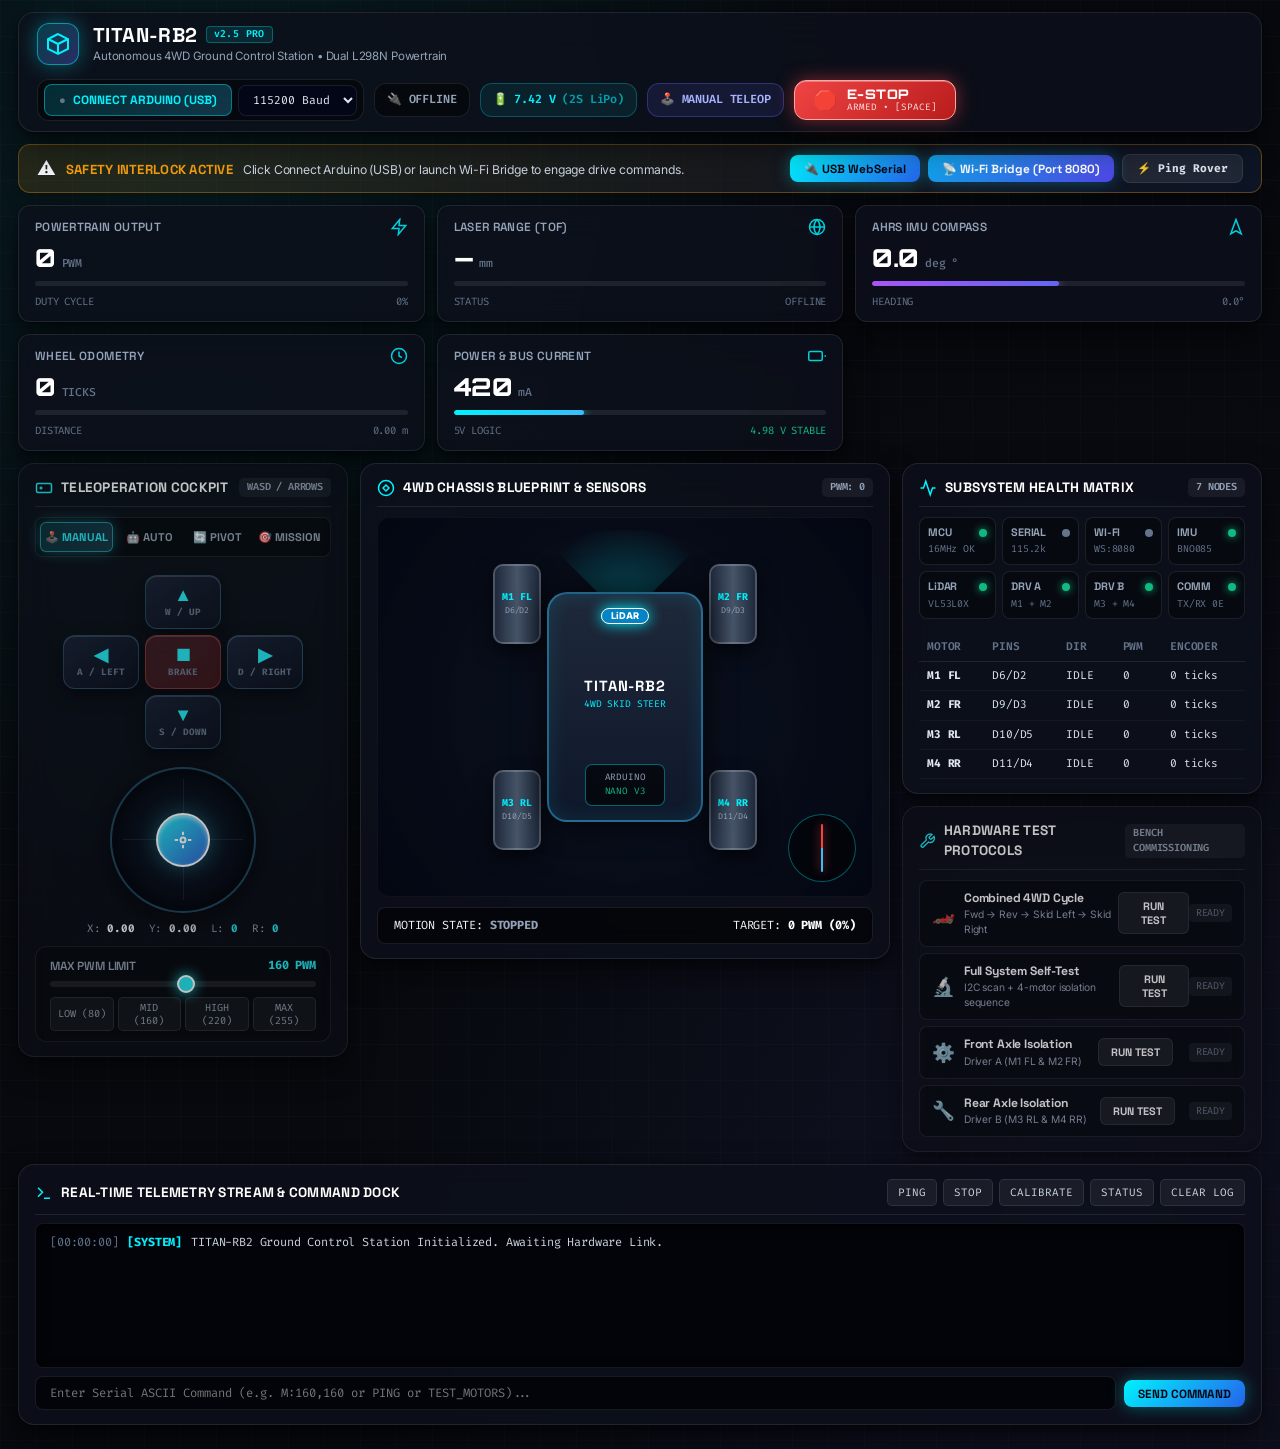
<file: IIT-RB2-main/dashboard/index.html>
<!DOCTYPE html>
<html lang="en">
<head>
  <meta charset="UTF-8">
  <meta name="viewport" content="width=device-width, initial-scale=1.0">
  <title>TITAN-RB2 | Ground Control Station</title>
  <link rel="preconnect" href="https://fonts.googleapis.com">
  <link rel="preconnect" href="https://fonts.gstatic.com" crossorigin>
  <link href="https://fonts.googleapis.com/css2?family=Fira+Code:wght@400;500;600;700&family=Inter:wght@300;400;500;600;700&family=Orbitron:wght@600;700;800;900&family=Space+Grotesk:wght@400;500;600;700&display=swap" rel="stylesheet">
  <style>
    :root {
      --bg-base: #07090e;
      --bg-panel: rgba(13, 17, 28, 0.82);
      --bg-panel-elevated: rgba(19, 25, 42, 0.90);
      --bg-glass-subtle: rgba(255, 255, 255, 0.03);
      
      --cyan: #00f2fe;
      --cyan-glow: rgba(0, 242, 254, 0.35);
      --blue: #38bdf8;
      --indigo: #6366f1;
      --emerald: #10b981;
      --emerald-glow: rgba(16, 185, 129, 0.35);
      --amber: #f59e0b;
      --rose: #f43f5e;
      --rose-glow: rgba(244, 63, 94, 0.4);
      --purple: #a855f7;

      --text-bright: #ffffff;
      --text-main: #f1f5f9;
      --text-muted: #94a3b8;
      --text-dim: #64748b;

      --border-light: rgba(255, 255, 255, 0.09);
      --border-accent: rgba(0, 242, 254, 0.3);
      --border-focus: rgba(0, 242, 254, 0.7);

      --card-shadow: 0 14px 34px -4px rgba(0, 0, 0, 0.65), 0 2px 10px rgba(0, 0, 0, 0.4);
      --radius-sm: 8px;
      --radius-md: 12px;
      --radius-lg: 16px;
    }

    * {
      box-sizing: border-box;
      margin: 0;
      padding: 0;
    }

    body {
      font-family: 'Inter', -apple-system, BlinkMacSystemFont, sans-serif;
      background-color: var(--bg-base);
      background-image: 
        radial-gradient(ellipse at 15% 10%, rgba(0, 242, 254, 0.08) 0%, transparent 45%),
        radial-gradient(ellipse at 85% 85%, rgba(99, 102, 241, 0.09) 0%, transparent 50%),
        linear-gradient(to right, rgba(255, 255, 255, 0.015) 1px, transparent 1px),
        linear-gradient(to bottom, rgba(255, 255, 255, 0.015) 1px, transparent 1px);
      background-size: 100% 100%, 100% 100%, 36px 36px, 36px 36px;
      color: var(--text-main);
      min-height: 100vh;
      line-height: 1.45;
      padding: 12px 18px 24px;
      user-select: none;
      overflow-x: hidden;
      letter-spacing: -0.01em;
    }

    .app-layout {
      max-width: 1640px;
      margin: 0 auto;
      display: flex;
      flex-direction: column;
      gap: 12px;
    }

    /* ================= 1. HEADER HUD ================= */
    .top-navbar {
      display: flex;
      flex-wrap: wrap;
      justify-content: space-between;
      align-items: center;
      gap: 14px;
      padding: 10px 18px;
      background: var(--bg-panel);
      backdrop-filter: blur(20px);
      -webkit-backdrop-filter: blur(20px);
      border: 1px solid var(--border-light);
      border-radius: var(--radius-lg);
      box-shadow: var(--card-shadow);
      position: relative;
    }

    .brand-group {
      display: flex;
      align-items: center;
      gap: 14px;
    }

    .brand-icon-hex {
      width: 42px;
      height: 42px;
      background: linear-gradient(135deg, rgba(0, 242, 254, 0.2), rgba(99, 102, 241, 0.35));
      border: 1px solid rgba(0, 242, 254, 0.5);
      border-radius: 12px;
      display: flex;
      align-items: center;
      justify-content: center;
      box-shadow: 0 0 20px var(--cyan-glow);
      position: relative;
    }

    .brand-icon-hex svg {
      width: 24px;
      height: 24px;
      fill: none;
      stroke: var(--cyan);
      stroke-width: 2;
    }

    .brand-text-block h1 {
      font-family: 'Space Grotesk', sans-serif;
      font-size: 1.25rem;
      font-weight: 700;
      letter-spacing: 0.02em;
      color: var(--text-bright);
      line-height: 1.1;
      display: flex;
      align-items: center;
      gap: 8px;
    }

    .brand-text-block .badge-ver {
      font-family: 'Fira Code', monospace;
      font-size: 0.62rem;
      font-weight: 600;
      color: var(--cyan);
      background: rgba(0, 242, 254, 0.1);
      border: 1px solid rgba(0, 242, 254, 0.3);
      padding: 2px 7px;
      border-radius: 4px;
    }

    .brand-subtitle {
      font-size: 0.72rem;
      color: var(--text-muted);
      margin-top: 2px;
      font-weight: 400;
    }

    /* RIGHT HUD ACTION CONTROLS */
    .header-actions-group {
      display: flex;
      align-items: center;
      gap: 10px;
      flex-wrap: wrap;
    }

    .serial-box {
      display: flex;
      align-items: center;
      gap: 6px;
      background: rgba(0, 0, 0, 0.45);
      border: 1px solid var(--border-light);
      padding: 4px 6px;
      border-radius: var(--radius-md);
    }

    .btn-connect-usb {
      background: linear-gradient(135deg, rgba(0, 242, 254, 0.15), rgba(56, 189, 248, 0.25));
      border: 1px solid rgba(0, 242, 254, 0.4);
      color: var(--cyan);
      font-family: 'Space Grotesk', sans-serif;
      font-size: 0.75rem;
      font-weight: 700;
      padding: 7px 14px;
      border-radius: var(--radius-sm);
      cursor: pointer;
      display: inline-flex;
      align-items: center;
      gap: 7px;
      transition: all 0.2s cubic-bezier(0.16, 1, 0.3, 1);
    }

    .btn-connect-usb:hover {
      background: linear-gradient(135deg, rgba(0, 242, 254, 0.3), rgba(56, 189, 248, 0.4));
      border-color: var(--cyan);
      box-shadow: 0 0 18px var(--cyan-glow);
      transform: translateY(-1px);
    }

    .btn-connect-usb.connected {
      background: linear-gradient(135deg, rgba(16, 185, 129, 0.25), rgba(5, 150, 105, 0.35));
      border-color: rgba(16, 185, 129, 0.6);
      color: #34d399;
    }

    .live-dot {
      font-size: 0.70rem;
      color: var(--text-dim);
    }

    .btn-connect-usb.connected .live-dot {
      color: #10b981;
      animation: dot-pulse 1.4s infinite alternate;
    }

    @keyframes dot-pulse {
      from { transform: scale(0.9); opacity: 0.7; }
      to { transform: scale(1.3); opacity: 1; filter: drop-shadow(0 0 6px #10b981); }
    }

    .baud-select {
      background: #020617;
      border: 1px solid var(--border-light);
      color: #e2e8f0;
      font-family: 'Fira Code', monospace;
      font-size: 0.72rem;
      padding: 6px 10px;
      border-radius: var(--radius-sm);
      outline: none;
      cursor: pointer;
    }

    .baud-select:focus {
      border-color: var(--cyan);
    }

    .status-badge-chip {
      display: inline-flex;
      align-items: center;
      gap: 7px;
      font-family: 'Fira Code', monospace;
      font-size: 0.74rem;
      font-weight: 600;
      padding: 7px 12px;
      border-radius: var(--radius-md);
      background: rgba(0, 0, 0, 0.45);
      border: 1px solid var(--border-light);
      color: var(--text-muted);
      white-space: nowrap;
    }

    .status-badge-chip.battery {
      background: rgba(0, 242, 254, 0.08);
      border-color: rgba(0, 242, 254, 0.25);
      color: var(--cyan);
    }

    .status-badge-chip.mode {
      background: rgba(99, 102, 241, 0.12);
      border-color: rgba(99, 102, 241, 0.35);
      color: #a5b4fc;
    }

    /* PROMINENT E-STOP */
    .btn-estop-main {
      background: linear-gradient(135deg, #ef4444 0%, #b91c1c 100%);
      border: 1px solid #fca5a5;
      color: #ffffff;
      font-family: 'Orbitron', sans-serif;
      padding: 6px 18px;
      border-radius: var(--radius-md);
      cursor: pointer;
      display: inline-flex;
      align-items: center;
      gap: 10px;
      transition: all 0.2s cubic-bezier(0.16, 1, 0.3, 1);
      box-shadow: 0 0 18px rgba(239, 68, 68, 0.5), inset 0 1px 0 rgba(255, 255, 255, 0.3);
      height: 40px;
    }

    .btn-estop-main .estop-icon {
      font-size: 1.2rem;
    }

    .btn-estop-main .estop-label-wrap {
      display: flex;
      flex-direction: column;
      text-align: left;
      line-height: 1.0;
    }

    .btn-estop-main .estop-head {
      font-size: 0.82rem;
      font-weight: 800;
      letter-spacing: 0.04em;
    }

    .btn-estop-main .estop-sub {
      font-size: 0.58rem;
      font-family: 'Fira Code', monospace;
      color: #fee2e2;
      margin-top: 2px;
    }

    .btn-estop-main:hover {
      background: linear-gradient(135deg, #f43f5e 0%, #dc2626 100%);
      box-shadow: 0 0 28px rgba(244, 63, 94, 0.9);
      transform: scale(1.02);
    }

    .btn-estop-main.active {
      background: #dc2626;
      border-color: #fff;
      animation: estop-glow 0.8s infinite alternate;
    }

    @keyframes estop-glow {
      from { box-shadow: 0 0 14px rgba(239, 68, 68, 0.8); }
      to { box-shadow: 0 0 36px rgba(239, 68, 68, 1), 0 0 70px rgba(239, 68, 68, 0.6); }
    }

    /* ================= UNIFIED INTERACTIVE LINK BAR ================= */
    .link-ribbon {
      display: flex;
      align-items: center;
      justify-content: space-between;
      gap: 12px;
      padding: 9px 18px;
      background: linear-gradient(90deg, rgba(245, 158, 11, 0.12), rgba(15, 23, 42, 0.88));
      border: 1px solid rgba(245, 158, 11, 0.35);
      border-radius: var(--radius-md);
      box-shadow: 0 4px 16px rgba(0, 0, 0, 0.3);
      transition: all 0.25s ease;
    }

    .link-ribbon-left {
      display: flex;
      align-items: center;
      gap: 10px;
    }

    .ribbon-icon {
      font-size: 1.15rem;
    }

    .ribbon-text strong {
      font-family: 'Space Grotesk', sans-serif;
      font-size: 0.82rem;
      font-weight: 700;
      color: var(--amber);
      letter-spacing: 0.02em;
      display: inline-block;
      margin-right: 6px;
    }

    .ribbon-text span {
      color: #cbd5e1;
      font-size: 0.76rem;
    }

    .link-ribbon-actions {
      display: flex;
      align-items: center;
      gap: 8px;
      flex-wrap: wrap;
    }

    .btn-pill {
      font-family: 'Space Grotesk', sans-serif;
      font-size: 0.74rem;
      font-weight: 700;
      padding: 6px 14px;
      border-radius: var(--radius-sm);
      cursor: pointer;
      display: inline-flex;
      align-items: center;
      gap: 6px;
      transition: all 0.2s ease;
      border: none;
      white-space: nowrap;
    }

    .btn-pill-cyan {
      background: linear-gradient(135deg, #00f2fe 0%, #2563eb 100%);
      color: #030712;
      box-shadow: 0 0 16px var(--cyan-glow);
    }
    .btn-pill-cyan:hover {
      box-shadow: 0 0 24px rgba(0, 242, 254, 0.8);
      transform: translateY(-1px);
    }

    .btn-pill-wifi {
      background: linear-gradient(135deg, #0ea5e9 0%, #4f46e5 100%);
      color: #ffffff;
      box-shadow: 0 0 16px rgba(14, 165, 233, 0.4);
    }
    .btn-pill-wifi:hover {
      box-shadow: 0 0 24px rgba(14, 165, 233, 0.75);
      transform: translateY(-1px);
    }

    .btn-pill-ghost {
      background: rgba(255, 255, 255, 0.08);
      color: #e2e8f0;
      border: 1px solid var(--border-light);
      font-family: 'Fira Code', monospace;
      font-size: 0.70rem;
    }
    .btn-pill-ghost:hover {
      background: rgba(255, 255, 255, 0.16);
      color: #fff;
      border-color: rgba(255, 255, 255, 0.35);
    }

    /* Hidden hooks for JS backward-compatibility */
    .hw-interlock-notice.hidden { display: none !important; }
    .warning-banner { display: none; }
    .network-notice-bar { display: none; }

    /* HARDWARE DISCONNECTED INTERLOCK STATE */
    body.hardware-disconnected .teleop-panel,
    body.hardware-disconnected .script-card {
      opacity: 0.75;
      filter: grayscale(20%);
    }

    body.hardware-disconnected .dpad-btn,
    body.hardware-disconnected .joystick-surface,
    body.hardware-disconnected .mode-tab,
    body.hardware-disconnected .btn-run-script,
    body.hardware-disconnected .throttle-slider-input {
      pointer-events: none !important;
      cursor: not-allowed !important;
    }

    /* ================= 2. 5-KPI METRIC CARDS ROW ================= */
    .kpi-row-grid {
      display: grid;
      grid-template-columns: repeat(5, 1fr);
      gap: 12px;
    }

    @media (max-width: 1280px) {
      .kpi-row-grid { grid-template-columns: repeat(3, 1fr); }
    }
    @media (max-width: 768px) {
      .kpi-row-grid { grid-template-columns: repeat(2, 1fr); }
    }

    .kpi-card {
      background: var(--bg-panel);
      backdrop-filter: blur(18px);
      -webkit-backdrop-filter: blur(18px);
      border: 1px solid var(--border-light);
      border-radius: var(--radius-md);
      padding: 12px 16px;
      display: flex;
      flex-direction: column;
      justify-content: space-between;
      gap: 8px;
      box-shadow: var(--card-shadow);
      position: relative;
      overflow: hidden;
      transition: all 0.25s ease;
    }

    .kpi-card:hover {
      border-color: var(--border-accent);
      transform: translateY(-2px);
      box-shadow: 0 12px 28px -4px rgba(0, 242, 254, 0.18);
    }

    .kpi-head {
      display: flex;
      justify-content: space-between;
      align-items: center;
    }

    .kpi-label {
      font-family: 'Space Grotesk', sans-serif;
      font-size: 0.74rem;
      font-weight: 600;
      color: var(--text-muted);
      letter-spacing: 0.03em;
      text-transform: uppercase;
    }

    .kpi-icon-svg {
      width: 18px;
      height: 18px;
      opacity: 0.85;
      stroke: var(--cyan);
      fill: none;
      stroke-width: 2;
    }

    .kpi-val-group {
      display: flex;
      align-items: baseline;
      gap: 6px;
    }

    .kpi-number {
      font-family: 'Orbitron', 'Fira Code', monospace;
      font-size: 1.55rem;
      font-weight: 800;
      color: var(--text-bright);
      line-height: 1.1;
      letter-spacing: -0.02em;
    }

    .kpi-unit {
      font-family: 'Fira Code', monospace;
      font-size: 0.72rem;
      color: var(--text-dim);
      font-weight: 500;
    }

    .kpi-meter-track {
      width: 100%;
      height: 5px;
      background: rgba(255, 255, 255, 0.08);
      border-radius: 3px;
      overflow: hidden;
    }

    .kpi-meter-fill {
      height: 100%;
      width: 0%;
      border-radius: 3px;
      transition: width 0.2s cubic-bezier(0.16, 1, 0.3, 1);
    }

    .meter-cyan { background: linear-gradient(90deg, #00f2fe, #38bdf8); box-shadow: 0 0 10px #00f2fe; }
    .meter-emerald { background: linear-gradient(90deg, #10b981, #059669); box-shadow: 0 0 10px #10b981; }
    .meter-purple { background: linear-gradient(90deg, #a855f7, #6366f1); box-shadow: 0 0 10px #a855f7; }
    .meter-amber { background: linear-gradient(90deg, #f59e0b, #d97706); box-shadow: 0 0 10px #f59e0b; }

    .kpi-foot-info {
      display: flex;
      justify-content: space-between;
      font-family: 'Fira Code', monospace;
      font-size: 0.66rem;
      color: var(--text-dim);
    }

    /* ================= 3. COCKPIT 3-COLUMN LAYOUT ================= */
    .cockpit-layout {
      display: grid;
      grid-template-columns: 370px 1fr 400px;
      gap: 12px;
      align-items: start;
    }

    @media (max-width: 1380px) {
      .cockpit-layout { grid-template-columns: 330px 1fr 360px; }
    }
    @media (max-width: 1080px) {
      .cockpit-layout { grid-template-columns: 1fr; }
    }

    /* PANEL BASE */
    .hud-panel {
      background: var(--bg-panel);
      backdrop-filter: blur(18px);
      -webkit-backdrop-filter: blur(18px);
      border: 1px solid var(--border-light);
      border-radius: var(--radius-lg);
      padding: 14px 16px;
      box-shadow: var(--card-shadow);
      position: relative;
      display: flex;
      flex-direction: column;
      gap: 10px;
    }

    .panel-top-bar {
      display: flex;
      justify-content: space-between;
      align-items: center;
      padding-bottom: 8px;
      border-bottom: 1px solid var(--border-light);
    }

    .panel-heading {
      font-family: 'Space Grotesk', sans-serif;
      font-size: 0.85rem;
      font-weight: 700;
      letter-spacing: 0.02em;
      color: var(--text-bright);
      display: flex;
      align-items: center;
      gap: 8px;
    }

    .panel-heading svg {
      width: 18px;
      height: 18px;
      stroke: var(--cyan);
      fill: none;
      stroke-width: 2;
    }

    .panel-tag {
      font-family: 'Fira Code', monospace;
      font-size: 0.64rem;
      font-weight: 600;
      padding: 2px 8px;
      border-radius: 5px;
      background: rgba(255, 255, 255, 0.06);
      color: var(--text-muted);
    }

    /* ================= LEFT: TELEOPERATION ================= */
    .mode-tab-strip {
      display: grid;
      grid-template-columns: repeat(4, 1fr);
      gap: 4px;
      background: rgba(0, 0, 0, 0.4);
      padding: 4px;
      border-radius: var(--radius-sm);
      border: 1px solid var(--border-light);
    }

    .mode-tab {
      background: transparent;
      border: 1px solid transparent;
      color: var(--text-muted);
      font-family: 'Space Grotesk', sans-serif;
      font-size: 0.70rem;
      font-weight: 700;
      padding: 7px 4px;
      border-radius: 6px;
      cursor: pointer;
      text-align: center;
      transition: all 0.2s ease;
      white-space: nowrap;
    }

    .mode-tab:hover {
      color: #fff;
      background: rgba(255, 255, 255, 0.05);
    }

    .mode-tab.active {
      background: linear-gradient(135deg, rgba(0, 242, 254, 0.18), rgba(56, 189, 248, 0.25));
      border-color: rgba(0, 242, 254, 0.5);
      color: var(--cyan);
      box-shadow: 0 0 14px var(--cyan-glow);
    }

    /* TACTILE D-PAD */
    .dpad-hud-wrap {
      display: flex;
      flex-direction: column;
      align-items: center;
      gap: 6px;
      margin: 8px 0;
    }

    .dpad-row {
      display: flex;
      gap: 6px;
    }

    .dpad-btn {
      width: 76px;
      height: 54px;
      background: linear-gradient(145deg, rgba(25, 34, 58, 0.95), rgba(12, 17, 32, 0.98));
      border: 1px solid rgba(56, 189, 248, 0.3);
      border-radius: var(--radius-md);
      color: #e2e8f0;
      font-family: 'Space Grotesk', sans-serif;
      font-size: 0.76rem;
      font-weight: 700;
      display: flex;
      flex-direction: column;
      align-items: center;
      justify-content: center;
      gap: 2px;
      cursor: pointer;
      box-shadow: 0 6px 16px rgba(0, 0, 0, 0.5), inset 0 1px 0 rgba(255, 255, 255, 0.15);
      transition: all 0.15s cubic-bezier(0.16, 1, 0.3, 1);
    }

    .dpad-btn .arrow-symbol {
      font-size: 1.15rem;
      line-height: 1;
      color: var(--cyan);
    }

    .dpad-btn .key-hint {
      font-family: 'Fira Code', monospace;
      font-size: 0.58rem;
      color: var(--text-dim);
    }

    .dpad-btn:hover {
      border-color: var(--cyan);
      box-shadow: 0 0 20px var(--cyan-glow);
      transform: translateY(-2px);
      color: #fff;
    }

    .dpad-btn:active, .dpad-btn.pressed {
      background: linear-gradient(145deg, rgba(0, 242, 254, 0.35), rgba(37, 99, 235, 0.45));
      border-color: var(--cyan);
      box-shadow: 0 0 24px var(--cyan-glow), inset 0 2px 6px rgba(0, 0, 0, 0.6);
      transform: translateY(1px);
      color: #fff;
    }

    .dpad-btn.stop-btn {
      width: 76px;
      height: 54px;
      background: linear-gradient(145deg, rgba(239, 68, 68, 0.25), rgba(185, 28, 28, 0.35));
      border-color: rgba(239, 68, 68, 0.5);
      color: #fca5a5;
    }

    .dpad-btn.stop-btn:hover {
      border-color: #ef4444;
      box-shadow: 0 0 20px rgba(239, 68, 68, 0.6);
    }

    /* VIRTUAL JOYSTICK */
    .joystick-panel-wrap {
      display: flex;
      flex-direction: column;
      align-items: center;
      gap: 8px;
    }

    .joystick-surface {
      width: 146px;
      height: 146px;
      background: radial-gradient(circle at center, rgba(16, 24, 44, 0.95) 0%, rgba(3, 7, 18, 0.98) 100%);
      border: 2px solid rgba(56, 189, 248, 0.35);
      border-radius: 50%;
      position: relative;
      box-shadow: inset 0 0 28px rgba(0, 0, 0, 0.85), 0 8px 24px rgba(0, 0, 0, 0.6);
      display: flex;
      align-items: center;
      justify-content: center;
      touch-action: none;
      cursor: grab;
    }

    .joy-crosshair-x, .joy-crosshair-y {
      position: absolute;
      background: rgba(255, 255, 255, 0.08);
      pointer-events: none;
    }
    .joy-crosshair-x { width: 85%; height: 1px; }
    .joy-crosshair-y { height: 85%; width: 1px; }

    .joystick-puck-handle {
      width: 54px;
      height: 54px;
      background: linear-gradient(135deg, #00f2fe 0%, #2563eb 100%);
      border: 2px solid #ffffff;
      border-radius: 50%;
      position: absolute;
      box-shadow: 0 0 22px var(--cyan-glow), inset 0 2px 4px rgba(255, 255, 255, 0.6);
      transform: translate(0px, 0px);
      cursor: grab;
      display: flex;
      align-items: center;
      justify-content: center;
    }

    .joystick-puck-handle:active {
      cursor: grabbing;
      box-shadow: 0 0 34px rgba(0, 242, 254, 1);
    }

    .joystick-readout-row {
      font-family: 'Fira Code', monospace;
      font-size: 0.68rem;
      color: var(--text-muted);
      display: flex;
      gap: 14px;
    }

    /* THROTTLE SLIDER */
    .throttle-control-box {
      display: flex;
      flex-direction: column;
      gap: 6px;
      background: rgba(0, 0, 0, 0.35);
      padding: 10px 14px;
      border-radius: var(--radius-md);
      border: 1px solid var(--border-light);
    }

    .throttle-header-line {
      display: flex;
      justify-content: space-between;
      font-family: 'Space Grotesk', sans-serif;
      font-size: 0.74rem;
      font-weight: 600;
      color: var(--text-muted);
    }

    .throttle-header-line .val-glow {
      font-family: 'Fira Code', monospace;
      color: var(--cyan);
      font-weight: 700;
    }

    .throttle-slider-input {
      -webkit-appearance: none;
      width: 100%;
      height: 6px;
      border-radius: 3px;
      background: rgba(255, 255, 255, 0.1);
      outline: none;
      cursor: pointer;
    }

    .throttle-slider-input::-webkit-slider-thumb {
      -webkit-appearance: none;
      width: 18px;
      height: 18px;
      border-radius: 50%;
      background: var(--cyan);
      box-shadow: 0 0 14px var(--cyan);
      cursor: pointer;
      border: 2px solid #ffffff;
      transition: transform 0.1s ease;
    }

    .throttle-slider-input::-webkit-slider-thumb:hover {
      transform: scale(1.2);
    }

    .throttle-chip-row {
      display: flex;
      gap: 4px;
      justify-content: space-between;
      margin-top: 4px;
    }

    .throttle-chip-btn {
      background: rgba(255, 255, 255, 0.05);
      border: 1px solid rgba(255, 255, 255, 0.1);
      color: var(--text-muted);
      font-family: 'Fira Code', monospace;
      font-size: 0.64rem;
      padding: 3px 6px;
      border-radius: 5px;
      cursor: pointer;
      flex: 1;
      text-align: center;
      transition: all 0.15s ease;
    }

    .throttle-chip-btn:hover {
      background: rgba(0, 242, 254, 0.15);
      border-color: rgba(0, 242, 254, 0.4);
      color: var(--cyan);
    }

    /* ================= CENTER: 4WD CHASSIS VISUALIZER ================= */
    .chassis-view-card {
      min-height: 480px;
      display: flex;
      flex-direction: column;
      justify-content: space-between;
      position: relative;
    }

    .chassis-view-viewport {
      position: relative;
      width: 100%;
      height: 380px;
      display: flex;
      align-items: center;
      justify-content: center;
      background: radial-gradient(circle at center, rgba(14, 21, 38, 0.6) 0%, rgba(3, 7, 18, 0.9) 100%);
      border-radius: var(--radius-md);
      border: 1px solid rgba(255, 255, 255, 0.04);
      overflow: hidden;
    }

    /* SVG Blueprint Chassis */
    .rover-svg-chassis-wrap {
      width: 280px;
      height: 330px;
      position: relative;
      display: flex;
      align-items: center;
      justify-content: center;
    }

    /* FRONT LIDAR BEAM */
    .lidar-radar-cone {
      position: absolute;
      top: -12px;
      width: 180px;
      height: 90px;
      background: radial-gradient(ellipse at bottom, rgba(0, 242, 254, 0.35) 0%, rgba(0, 242, 254, 0) 75%);
      clip-path: polygon(50% 100%, 0% 0%, 100% 0%);
      transform-origin: bottom center;
      animation: lidar-cone-sweep 3.2s ease-in-out infinite alternate;
      pointer-events: none;
    }

    @keyframes lidar-cone-sweep {
      0% { transform: rotate(-32deg); }
      100% { transform: rotate(32deg); }
    }

    /* 4 WHEEL UNITS */
    .chassis-wheel-unit {
      position: absolute;
      width: 48px;
      height: 80px;
      background: linear-gradient(90deg, #1e293b 0%, #475569 50%, #1e293b 100%);
      border: 2px solid rgba(255, 255, 255, 0.2);
      border-radius: 10px;
      box-shadow: 0 8px 18px rgba(0, 0, 0, 0.6);
      display: flex;
      flex-direction: column;
      align-items: center;
      justify-content: center;
      font-family: 'Fira Code', monospace;
      font-size: 0.62rem;
      color: #fff;
      transition: all 0.2s ease;
      z-index: 1;
    }

    .chassis-wheel-unit.fl { top: 22px; left: 8px; }
    .chassis-wheel-unit.fr { top: 22px; right: 8px; }
    .chassis-wheel-unit.rl { bottom: 22px; left: 8px; }
    .chassis-wheel-unit.rr { bottom: 22px; right: 8px; }

    .chassis-wheel-unit.rolling-fwd {
      border-color: var(--cyan);
      box-shadow: 0 0 22px var(--cyan-glow);
      animation: wheel-spin-fwd 0.4s linear infinite;
    }

    .chassis-wheel-unit.rolling-rev {
      border-color: var(--amber);
      box-shadow: 0 0 22px rgba(245, 158, 11, 0.6);
      animation: wheel-spin-rev 0.4s linear infinite;
    }

    @keyframes wheel-spin-fwd {
      0% { transform: translateY(-2px); }
      100% { transform: translateY(2px); }
    }

    @keyframes wheel-spin-rev {
      0% { transform: translateY(2px); }
      100% { transform: translateY(-2px); }
    }

    .chassis-wheel-unit .wheel-tag { font-weight: 700; color: var(--cyan); }
    .chassis-wheel-unit .wheel-pin { font-size: 0.52rem; color: #94a3b8; }

    /* HULL BOX */
    .rover-hull-structure {
      width: 156px;
      height: 230px;
      background: linear-gradient(180deg, #1e293b 0%, #0f172a 100%);
      border: 2px solid rgba(56, 189, 248, 0.45);
      border-radius: 20px;
      box-shadow: 0 0 32px rgba(0, 0, 0, 0.8), inset 0 0 20px rgba(0, 242, 254, 0.12);
      position: relative;
      display: flex;
      flex-direction: column;
      align-items: center;
      justify-content: space-between;
      padding: 14px 10px;
      z-index: 2;
    }

    .rover-lidar-head {
      width: 48px;
      height: 16px;
      background: #0284c7;
      border-radius: 8px;
      box-shadow: 0 0 14px var(--cyan);
      border: 1px solid #ffffff;
      display: flex;
      align-items: center;
      justify-content: center;
      font-size: 0.58rem;
      font-weight: 800;
      color: #fff;
    }

    .rover-center-insignia {
      text-align: center;
    }

    .rover-center-insignia .insignia-title {
      font-family: 'Space Grotesk', sans-serif;
      font-size: 0.92rem;
      font-weight: 800;
      color: #ffffff;
      letter-spacing: 0.06em;
    }

    .rover-center-insignia .insignia-sub {
      font-family: 'Fira Code', monospace;
      font-size: 0.60rem;
      color: var(--cyan);
    }

    .rover-mcu-badge {
      width: 80px;
      height: 42px;
      background: rgba(0, 0, 0, 0.65);
      border: 1px solid rgba(0, 242, 254, 0.4);
      border-radius: 7px;
      display: flex;
      flex-direction: column;
      align-items: center;
      justify-content: center;
      font-family: 'Fira Code', monospace;
      font-size: 0.58rem;
      color: #94a3b8;
    }

    /* COMPASS GIMBAL OVERLAY */
    .compass-hud-gimbal {
      position: absolute;
      bottom: 14px;
      right: 16px;
      width: 68px;
      height: 68px;
      border: 1px solid rgba(0, 242, 254, 0.35);
      border-radius: 50%;
      background: rgba(0, 0, 0, 0.5);
      display: flex;
      align-items: center;
      justify-content: center;
    }

    .compass-needle-rod {
      width: 2px;
      height: 48px;
      background: linear-gradient(180deg, #ef4444 50%, #38bdf8 50%);
      border-radius: 1px;
      transform: rotate(0deg);
      transition: transform 0.1s ease-out;
      box-shadow: 0 0 10px rgba(239, 68, 68, 0.9);
    }

    .chassis-bottom-telemetry-strip {
      display: flex;
      justify-content: space-between;
      align-items: center;
      background: rgba(0, 0, 0, 0.55);
      border: 1px solid var(--border-light);
      border-radius: var(--radius-sm);
      padding: 9px 16px;
      font-family: 'Fira Code', monospace;
      font-size: 0.74rem;
    }

    .chassis-motion-title {
      font-weight: 700;
      color: var(--cyan);
    }

    /* ================= RIGHT: DIAGNOSTICS & PROTOCOLS ================= */
    .diagnostics-panel-group {
      display: flex;
      flex-direction: column;
      gap: 12px;
    }

    .health-grid-matrix {
      display: grid;
      grid-template-columns: repeat(4, 1fr);
      gap: 6px;
    }

    .health-cube-cell {
      background: rgba(0, 0, 0, 0.35);
      border: 1px solid var(--border-light);
      border-radius: var(--radius-sm);
      padding: 7px 8px;
      display: flex;
      flex-direction: column;
      gap: 2px;
    }

    .health-cube-head {
      display: flex;
      justify-content: space-between;
      align-items: center;
    }

    .health-cube-title {
      font-family: 'Space Grotesk', sans-serif;
      font-size: 0.68rem;
      font-weight: 700;
      color: var(--text-muted);
    }

    .health-indicator-circle {
      width: 8px;
      height: 8px;
      border-radius: 50%;
      background: #64748b;
    }

    .health-indicator-circle.online {
      background: #10b981;
      box-shadow: 0 0 8px #10b981;
    }

    .health-indicator-circle.warn {
      background: #f59e0b;
      box-shadow: 0 0 8px #f59e0b;
    }

    .health-indicator-circle.err {
      background: #ef4444;
      box-shadow: 0 0 8px #ef4444;
    }

    .health-cube-sub {
      font-family: 'Fira Code', monospace;
      font-size: 0.62rem;
      color: var(--text-dim);
    }

    /* MOTOR TELEMETRY TABLE */
    .motor-telemetry-table {
      width: 100%;
      border-collapse: collapse;
      font-family: 'Fira Code', monospace;
      font-size: 0.70rem;
      margin-top: 4px;
    }

    .motor-telemetry-table th {
      text-align: left;
      padding: 6px 8px;
      color: var(--text-dim);
      border-bottom: 1px solid var(--border-light);
      font-weight: 600;
    }

    .motor-telemetry-table td {
      padding: 6px 8px;
      border-bottom: 1px solid rgba(255, 255, 255, 0.04);
      color: #e2e8f0;
    }

    .motor-telemetry-table tr:hover td {
      background: rgba(255, 255, 255, 0.03);
    }

    /* TEST PROTOCOL SCRIPTS */
    .scripts-catalog {
      display: flex;
      flex-direction: column;
      gap: 6px;
    }

    .test-protocol-item {
      background: rgba(0, 0, 0, 0.35);
      border: 1px solid var(--border-light);
      border-radius: var(--radius-sm);
      padding: 9px 12px;
      display: flex;
      justify-content: space-between;
      align-items: center;
      transition: all 0.2s ease;
    }

    .test-protocol-item:hover {
      border-color: rgba(0, 242, 254, 0.4);
      background: rgba(0, 242, 254, 0.04);
    }

    .test-protocol-item.active-running {
      border-color: var(--cyan);
      background: rgba(0, 242, 254, 0.1);
      box-shadow: 0 0 16px var(--cyan-glow);
    }

    .protocol-left-block {
      display: flex;
      align-items: center;
      gap: 9px;
    }

    .protocol-icon-glyph {
      font-size: 1.15rem;
    }

    .protocol-title {
      font-family: 'Space Grotesk', sans-serif;
      font-size: 0.76rem;
      font-weight: 700;
      color: #ffffff;
    }

    .protocol-desc {
      font-size: 0.64rem;
      color: var(--text-muted);
    }

    .btn-run-script {
      background: rgba(255, 255, 255, 0.08);
      border: 1px solid var(--border-light);
      color: #ffffff;
      font-family: 'Space Grotesk', sans-serif;
      font-size: 0.68rem;
      font-weight: 700;
      padding: 6px 12px;
      border-radius: 6px;
      cursor: pointer;
      transition: all 0.2s ease;
    }

    .btn-run-script:hover {
      background: linear-gradient(135deg, #00f2fe 0%, #2563eb 100%);
      color: #030712;
      border-color: var(--cyan);
      box-shadow: 0 0 14px var(--cyan-glow);
    }

    .script-status-badge {
      font-family: 'Fira Code', monospace;
      font-size: 0.62rem;
      padding: 2px 7px;
      border-radius: 4px;
      background: rgba(255, 255, 255, 0.06);
      color: var(--text-dim);
    }

    .script-status-badge.running {
      background: rgba(0, 242, 254, 0.2);
      color: var(--cyan);
      border: 1px solid rgba(0, 242, 254, 0.4);
    }

    .script-status-badge.passed {
      background: rgba(16, 185, 129, 0.2);
      color: #34d399;
      border: 1px solid rgba(16, 185, 129, 0.4);
    }

    .script-status-badge.aborted {
      background: rgba(239, 68, 68, 0.2);
      color: #f87171;
      border: 1px solid rgba(239, 68, 68, 0.4);
    }

    /* SCRIPT EXECUTION LIVE BANNER */
    .script-banner {
      display: none;
      flex-direction: column;
      gap: 6px;
      background: linear-gradient(90deg, rgba(0, 242, 254, 0.15), rgba(99, 102, 241, 0.15));
      border: 1px solid var(--cyan);
      border-radius: var(--radius-md);
      padding: 10px 14px;
      box-shadow: 0 0 20px var(--cyan-glow);
      margin-top: 6px;
    }

    .script-banner-head {
      display: flex;
      justify-content: space-between;
      align-items: center;
    }

    .script-banner-title {
      font-family: 'Space Grotesk', sans-serif;
      font-size: 0.80rem;
      font-weight: 800;
      color: #ffffff;
      display: flex;
      align-items: center;
      gap: 6px;
    }

    .btn-abort-script {
      background: #ef4444;
      border: none;
      color: #fff;
      font-family: 'Space Grotesk', sans-serif;
      font-size: 0.65rem;
      font-weight: 700;
      padding: 4px 10px;
      border-radius: 5px;
      cursor: pointer;
    }

    /* ================= 4. TELEMETRY TERMINAL DOCK ================= */
    .terminal-panel-dock {
      display: flex;
      flex-direction: column;
      gap: 8px;
    }

    .terminal-console-display {
      height: 145px;
      background: #020409;
      border: 1px solid rgba(255, 255, 255, 0.08);
      border-radius: var(--radius-sm);
      padding: 10px 14px;
      font-family: 'Fira Code', monospace;
      font-size: 0.74rem;
      color: #cbd5e1;
      overflow-y: auto;
      display: flex;
      flex-direction: column;
      gap: 4px;
      line-height: 1.4;
      box-shadow: inset 0 2px 12px rgba(0, 0, 0, 0.85);
    }

    .log-line {
      display: flex;
      gap: 9px;
      word-break: break-all;
    }

    .log-time { color: var(--text-dim); }
    .log-tag { font-weight: 700; }
    .log-tag.info { color: var(--cyan); }
    .log-tag.warn { color: var(--amber); }
    .log-tag.crit { color: var(--rose); }
    .log-tag.rx { color: #34d399; }
    .log-tag.tx { color: #a78bfa; }

    .terminal-dock-input-bar {
      display: flex;
      gap: 8px;
      align-items: center;
    }

    .terminal-command-input {
      flex: 1;
      background: #020409;
      border: 1px solid var(--border-light);
      border-radius: var(--radius-sm);
      padding: 8px 14px;
      color: #ffffff;
      font-family: 'Fira Code', monospace;
      font-size: 0.76rem;
      outline: none;
    }

    .terminal-command-input:focus {
      border-color: var(--cyan);
      box-shadow: 0 0 14px var(--cyan-glow);
    }

    .macro-chips-row {
      display: flex;
      gap: 6px;
      flex-wrap: wrap;
    }

    .btn-macro-chip {
      background: rgba(255, 255, 255, 0.06);
      border: 1px solid var(--border-light);
      color: #cbd5e1;
      font-family: 'Fira Code', monospace;
      font-size: 0.68rem;
      padding: 5px 10px;
      border-radius: 5px;
      cursor: pointer;
      transition: all 0.15s ease;
    }

    .btn-macro-chip:hover {
      background: rgba(0, 242, 254, 0.15);
      border-color: rgba(0, 242, 254, 0.4);
      color: var(--cyan);
    }
  </style>
</head>
<body class="hardware-disconnected">

<div class="app-layout">

  <!-- ================= 1. HEADER HUD ================= -->
  <header class="top-navbar">
    <div class="brand-group">
      <div class="brand-icon-hex">
        <svg viewBox="0 0 24 24">
          <polygon points="12 2 2 7 2 17 12 22 22 17 22 7 12 2"></polygon>
          <line x1="12" y1="22" x2="12" y2="12"></line>
          <line x1="2" y1="7" x2="12" y2="12"></line>
          <line x1="22" y1="7" x2="12" y2="12"></line>
        </svg>
      </div>
      <div class="brand-text-block">
        <h1>TITAN-RB2 <span class="badge-ver">v2.5 PRO</span></h1>
        <div class="brand-subtitle">Autonomous 4WD Ground Control Station • Dual L298N Powertrain</div>
      </div>
    </div>

    <div class="header-actions-group">
      <!-- HARDWARE SERIAL LINK CONTROLS -->
      <div class="serial-box">
        <button id="btnSerialConnect" class="btn-connect-usb" onclick="toggleSerialConnection()">
          <span class="live-dot">●</span>
          <span id="btnSerialConnectLabel">CONNECT ARDUINO (USB)</span>
        </button>
        <select id="baudSelect" class="baud-select" title="Baud Rate">
          <option value="115200" selected>115200 Baud</option>
          <option value="57600">57600 Baud</option>
          <option value="9600">9600 Baud</option>
        </select>
      </div>

      <!-- STATUS BADGES -->
      <div id="connStatus" class="status-badge-chip">
        <span id="connIcon">🔌</span> <span id="connText">OFFLINE</span>
      </div>

      <div class="status-badge-chip battery" id="statBattery">
        <span>🔋</span> <span id="valVoltage">7.42 V</span> <span style="opacity: 0.6;">(2S LiPo)</span>
      </div>

      <div class="status-badge-chip mode" id="statMode">
        <span id="badgeMode"><span>🕹️</span> MANUAL TELEOP</span>
      </div>

      <!-- PROMINENT E-STOP -->
      <button id="btnEstop" class="btn-estop-main" onclick="toggleEStop()" title="Spacebar Shortcut">
        <span class="estop-icon">🛑</span>
        <div class="estop-label-wrap">
          <span class="estop-head" id="estopMainText">E-STOP</span>
          <span class="estop-sub" id="estopSubText">ARMED • [SPACE]</span>
        </div>
      </button>
    </div>
  </header>

  <!-- ================= UNIFIED INTERACTIVE LINK BAR ================= -->
  <div class="link-ribbon">
    <div class="link-ribbon-left">
      <span class="ribbon-icon">⚠️</span>
      <div class="ribbon-text">
        <strong id="interlockLabel">SAFETY INTERLOCK ACTIVE</strong>
        <span id="interlockDesc">Click Connect Arduino (USB) or launch Wi-Fi Bridge to engage drive commands.</span>
      </div>
    </div>
    <div class="link-ribbon-actions">
      <button class="btn-pill btn-pill-cyan" onclick="toggleSerialConnection()">
        🔌 USB WebSerial
      </button>
      <button class="btn-pill btn-pill-wifi" onclick="connectWifiBridge()">
        📡 Wi-Fi Bridge (Port 8080)
      </button>
      <button class="btn-pill btn-pill-ghost" onclick="sendSerialCommand('PING')">
        ⚡ Ping Rover
      </button>
    </div>
  </div>

  <!-- Hidden hooks for full backward-compatibility -->
  <div id="hwInterlockNotice" class="hw-interlock-notice hidden"></div>
  <div id="sysWarnBanner" class="warning-banner">
    <span id="sysWarnIcon">⚠️</span>
    <span id="sysWarnText">ALL SYSTEMS NOMINAL</span>
  </div>
  <div id="netNoticeBar" class="network-notice-bar">
    <span id="netNoticeText">Local Dashboard Server Active</span>
  </div>

  <!-- ================= 2. TOP TELEMETRY 5-KPI METRIC STRIP ================= -->
  <div class="kpi-row-grid">
    
    <!-- KPI 1: SPEED / THROTTLE -->
    <div class="kpi-card">
      <div class="kpi-head">
        <span class="kpi-label">Powertrain Output</span>
        <svg class="kpi-icon-svg" viewBox="0 0 24 24"><path d="M13 2L3 14h9l-1 8 10-12h-9l1-8z"></path></svg>
      </div>
      <div class="kpi-val-group">
        <span class="kpi-number" id="valSpeed">0</span>
        <span class="kpi-unit">PWM</span>
      </div>
      <div class="kpi-meter-track">
        <div class="kpi-meter-fill meter-cyan" id="barSpeed"></div>
      </div>
      <div class="kpi-foot-info">
        <span>DUTY CYCLE</span>
        <span id="valDuty">0%</span>
      </div>
    </div>

    <!-- KPI 2: LASER LIDAR DISTANCE -->
    <div class="kpi-card">
      <div class="kpi-head">
        <span class="kpi-label">Laser Range (ToF)</span>
        <svg class="kpi-icon-svg" viewBox="0 0 24 24"><circle cx="12" cy="12" r="10"></circle><path d="M12 2a14.5 14.5 0 0 0 0 20 14.5 14.5 0 0 0 0-20"></path><path d="M2 12h20"></path></svg>
      </div>
      <div class="kpi-val-group">
        <span class="kpi-number" id="valDistance">—</span>
        <span class="kpi-unit">mm</span>
      </div>
      <div class="kpi-meter-track">
        <div class="kpi-meter-fill meter-emerald" id="barDistance"></div>
      </div>
      <div class="kpi-foot-info">
        <span>STATUS</span>
        <span id="badgeLaserStatus" style="color: var(--emerald);">STANDBY</span>
      </div>
    </div>

    <!-- KPI 3: AHRS YAW HEADING -->
    <div class="kpi-card">
      <div class="kpi-head">
        <span class="kpi-label">AHRS IMU Compass</span>
        <svg class="kpi-icon-svg" viewBox="0 0 24 24"><polygon points="12 2 19 21 12 17 5 21 12 2"></polygon></svg>
      </div>
      <div class="kpi-val-group">
        <span class="kpi-number" id="valYaw">0.0</span>
        <span class="kpi-unit">deg °</span>
      </div>
      <div class="kpi-meter-track">
        <div class="kpi-meter-fill meter-purple" id="barYaw" style="width: 50%;"></div>
      </div>
      <div class="kpi-foot-info">
        <span>HEADING</span>
        <span id="odomHeading">0.0°</span>
      </div>
    </div>

    <!-- KPI 4: ODOMETRY TICKS -->
    <div class="kpi-card">
      <div class="kpi-head">
        <span class="kpi-label">Wheel Odometry</span>
        <svg class="kpi-icon-svg" viewBox="0 0 24 24"><circle cx="12" cy="12" r="10"></circle><polyline points="12 6 12 12 16 14"></polyline></svg>
      </div>
      <div class="kpi-val-group">
        <span class="kpi-number" id="valTotalTicks">0</span>
        <span class="kpi-unit">TICKS</span>
      </div>
      <div class="kpi-meter-track">
        <div class="kpi-meter-fill meter-amber" id="barTicks"></div>
      </div>
      <div class="kpi-foot-info">
        <span>DISTANCE</span>
        <span id="odomDistance">0.00 m</span>
      </div>
    </div>

    <!-- KPI 5: POWER & CURRENT -->
    <div class="kpi-card">
      <div class="kpi-head">
        <span class="kpi-label">Power & Bus Current</span>
        <svg class="kpi-icon-svg" viewBox="0 0 24 24"><rect x="1" y="6" width="18" height="12" rx="2"></rect><line x1="23" y1="11" x2="23" y2="13"></line></svg>
      </div>
      <div class="kpi-val-group">
        <span class="kpi-number" id="valCurrent">420</span>
        <span class="kpi-unit">mA</span>
      </div>
      <div class="kpi-meter-track">
        <div class="kpi-meter-fill meter-cyan" style="width: 35%;"></div>
      </div>
      <div class="kpi-foot-info">
        <span>5V LOGIC</span>
        <span style="color: var(--emerald);">4.98 V STABLE</span>
      </div>
    </div>

  </div>

  <!-- ================= 3. MAIN COCKPIT 3-COLUMN GRID ================= -->
  <div class="cockpit-layout">
    
    <!-- ================= LEFT COLUMN: TELEOPERATION ================= -->
    <div class="hud-panel teleop-panel">
      <div class="panel-top-bar">
        <div class="panel-heading">
          <svg viewBox="0 0 24 24"><rect x="2" y="6" width="20" height="12" rx="2"></rect><path d="M6 12h4m-2-2v4m10-2h.01m-3-2h.01"></path></svg>
          <span>TELEOPERATION COCKPIT</span>
        </div>
        <span class="panel-tag">WASD / ARROWS</span>
      </div>

      <!-- DRIVE MODE TABS -->
      <div class="mode-tab-strip">
        <button id="tabManual" class="mode-tab active" onclick="setMode('manual')">🕹️ MANUAL</button>
        <button id="tabAuto" class="mode-tab" onclick="setMode('auto')">🤖 AUTO</button>
        <button id="tabSpin" class="mode-tab" onclick="setMode('spin')">🔄 PIVOT</button>
        <button id="tabMission" class="mode-tab" onclick="setMode('mission')">🎯 MISSION</button>
      </div>

      <!-- TACTILE D-PAD -->
      <div class="dpad-hud-wrap">
        <button id="btnUp" class="dpad-btn" title="Forward (W / Up)">
          <span class="arrow-symbol">▲</span>
          <span class="key-hint">W / UP</span>
        </button>
        <div class="dpad-row">
          <button id="btnLeft" class="dpad-btn" title="Left (A / Left)">
            <span class="arrow-symbol">◀</span>
            <span class="key-hint">A / LEFT</span>
          </button>
          <button id="btnStop" class="dpad-btn stop-btn" title="Brake (Stop)">
            <span class="arrow-symbol">⏹</span>
            <span class="key-hint">BRAKE</span>
          </button>
          <button id="btnRight" class="dpad-btn" title="Right (D / Right)">
            <span class="arrow-symbol">▶</span>
            <span class="key-hint">D / RIGHT</span>
          </button>
        </div>
        <button id="btnDown" class="dpad-btn" title="Reverse (S / Down)">
          <span class="arrow-symbol">▼</span>
          <span class="key-hint">S / DOWN</span>
        </button>
      </div>

      <!-- VIRTUAL JOYSTICK -->
      <div class="joystick-panel-wrap">
        <div id="joyBase" class="joystick-surface">
          <div class="joy-crosshair-x"></div>
          <div class="joy-crosshair-y"></div>
          <div id="joyPuck" class="joystick-puck-handle">
            <svg width="20" height="20" viewBox="0 0 24 24" fill="none" stroke="#fff" stroke-width="2.5">
              <circle cx="12" cy="12" r="3"></circle>
              <path d="M12 2v4m0 12v4M2 12h4m12 0h4"></path>
            </svg>
          </div>
        </div>
        <div class="joystick-readout-row">
          <span>X: <strong id="joyValX" style="color: #fff;">0.00</strong></span>
          <span>Y: <strong id="joyValY" style="color: #fff;">0.00</strong></span>
          <span>L: <strong id="joyPwmL" style="color: var(--cyan);">0</strong></span>
          <span>R: <strong id="joyPwmR" style="color: var(--cyan);">0</strong></span>
        </div>
      </div>

      <!-- THROTTLE SLIDER -->
      <div class="throttle-control-box">
        <div class="throttle-header-line">
          <span>MAX PWM LIMIT</span>
          <span class="val-glow" id="throttleVal">160 PWM</span>
        </div>
        <input type="range" id="throttleSlider" class="throttle-slider-input" min="60" max="255" value="160" oninput="updateThrottle(this.value)">
        <div class="throttle-chip-row">
          <button class="throttle-chip-btn" onclick="setThrottlePreset(80)">LOW (80)</button>
          <button class="throttle-chip-btn" onclick="setThrottlePreset(160)">MID (160)</button>
          <button class="throttle-chip-btn" onclick="setThrottlePreset(220)">HIGH (220)</button>
          <button class="throttle-chip-btn" onclick="setThrottlePreset(255)">MAX (255)</button>
        </div>
      </div>

    </div>

    <!-- ================= CENTER COLUMN: 4WD CHASSIS HUD ================= -->
    <div class="hud-panel chassis-view-card">
      <div class="panel-top-bar">
        <div class="panel-heading">
          <svg viewBox="0 0 24 24"><circle cx="12" cy="12" r="10"></circle><polygon points="12 8 8 12 12 16 16 12 12 8"></polygon></svg>
          <span>4WD CHASSIS BLUEPRINT & SENSORS</span>
        </div>
        <span class="panel-tag" id="chassisSubState">PWM: 0</span>
      </div>

      <!-- CHASSIS STAGE -->
      <div class="chassis-view-viewport">
        
        <div class="rover-svg-chassis-wrap">
          
          <!-- LIDAR SWEEP CONE -->
          <div class="lidar-radar-cone"></div>

          <!-- 4 WHEEL ENGINES -->
          <div id="wheelFL" class="chassis-wheel-unit fl">
            <span class="wheel-tag">M1 FL</span>
            <span class="wheel-pin">D6/D2</span>
          </div>

          <div id="wheelFR" class="chassis-wheel-unit fr">
            <span class="wheel-tag">M2 FR</span>
            <span class="wheel-pin">D9/D3</span>
          </div>

          <div id="wheelRL" class="chassis-wheel-unit rl">
            <span class="wheel-tag">M3 RL</span>
            <span class="wheel-pin">D10/D5</span>
          </div>

          <div id="wheelRR" class="chassis-wheel-unit rr">
            <span class="wheel-tag">M4 RR</span>
            <span class="wheel-pin">D11/D4</span>
          </div>

          <!-- HULL -->
          <div class="rover-hull-structure">
            <div class="rover-lidar-head">LiDAR</div>
            <div class="rover-center-insignia">
              <div class="insignia-title">TITAN-RB2</div>
              <div class="insignia-sub">4WD SKID STEER</div>
            </div>
            <div class="rover-mcu-badge">
              <span>ARDUINO</span>
              <span style="color: var(--emerald);">NANO V3</span>
            </div>
          </div>

        </div>

        <!-- MINI COMPASS GIMBAL OVERLAY -->
        <div class="compass-hud-gimbal" title="AHRS Compass Heading">
          <div id="compassNeedle" class="compass-needle-rod"></div>
        </div>

      </div>

      <!-- CHASSIS BOTTOM TELEMETRY -->
      <div class="chassis-bottom-telemetry-strip">
        <div>MOTION STATE: <strong id="chassisStateText" class="chassis-motion-title">STOPPED</strong></div>
        <div>TARGET: <strong id="chassisPwmText" style="color: #ffffff;">0 PWM (0%)</strong></div>
      </div>

    </div>

    <!-- ================= RIGHT COLUMN: DIAGNOSTICS & TEST SCRIPTS ================= -->
    <div class="diagnostics-panel-group">
      
      <!-- HEALTH MATRIX & POWER RAIL -->
      <div class="hud-panel">
        <div class="panel-top-bar">
          <div class="panel-heading">
            <svg viewBox="0 0 24 24"><path d="M22 12h-4l-3 9L9 3l-3 9H2"></path></svg>
            <span>SUBSYSTEM HEALTH MATRIX</span>
          </div>
          <span class="panel-tag">7 NODES</span>
        </div>

        <div class="health-grid-matrix">
          <div class="health-cube-cell">
            <div class="health-cube-head">
              <span class="health-cube-title">MCU</span>
              <div class="health-indicator-circle online" id="hMcu"></div>
            </div>
            <span class="health-cube-sub">16MHz OK</span>
          </div>

          <div class="health-cube-cell">
            <div class="health-cube-head">
              <span class="health-cube-title">SERIAL</span>
              <div class="health-indicator-circle" id="hSerial"></div>
            </div>
            <span class="health-cube-sub">115.2k</span>
          </div>

          <div class="health-cube-cell">
            <div class="health-cube-head">
              <span class="health-cube-title">WI-FI</span>
              <div class="health-indicator-circle" id="hWifi"></div>
            </div>
            <span class="health-cube-sub">WS:8080</span>
          </div>

          <div class="health-cube-cell">
            <div class="health-cube-head">
              <span class="health-cube-title">IMU</span>
              <div class="health-indicator-circle online" id="hImu"></div>
            </div>
            <span class="health-cube-sub">BNO085</span>
          </div>

          <div class="health-cube-cell">
            <div class="health-cube-head">
              <span class="health-cube-title">LiDAR</span>
              <div class="health-indicator-circle online" id="hLidar"></div>
            </div>
            <span class="health-cube-sub">VL53L0X</span>
          </div>

          <div class="health-cube-cell">
            <div class="health-cube-head">
              <span class="health-cube-title">DRV A</span>
              <div class="health-indicator-circle online" id="hMotorL"></div>
            </div>
            <span class="health-cube-sub">M1 + M2</span>
          </div>

          <div class="health-cube-cell">
            <div class="health-cube-head">
              <span class="health-cube-title">DRV B</span>
              <div class="health-indicator-circle online" id="hMotorR"></div>
            </div>
            <span class="health-cube-sub">M3 + M4</span>
          </div>

          <div class="health-cube-cell">
            <div class="health-cube-head">
              <span class="health-cube-title">COMM</span>
              <div class="health-indicator-circle online" id="hComm"></div>
            </div>
            <span class="health-cube-sub">TX/RX 0E</span>
          </div>
        </div>

        <!-- MOTOR TELEMETRY TABLE -->
        <table class="motor-telemetry-table">
          <thead>
            <tr>
              <th>MOTOR</th>
              <th>PINS</th>
              <th>DIR</th>
              <th>PWM</th>
              <th>ENCODER</th>
            </tr>
          </thead>
          <tbody>
            <tr>
              <td><strong>M1 FL</strong></td>
              <td>D6/D2</td>
              <td id="m1DirLbl">IDLE</td>
              <td id="m1TargetPwm">0</td>
              <td id="m1Ticks">0 ticks</td>
            </tr>
            <tr>
              <td><strong>M2 FR</strong></td>
              <td>D9/D3</td>
              <td id="m2DirLbl">IDLE</td>
              <td id="m2TargetPwm">0</td>
              <td id="m2Ticks">0 ticks</td>
            </tr>
            <tr>
              <td><strong>M3 RL</strong></td>
              <td>D10/D5</td>
              <td id="m3DirLbl">IDLE</td>
              <td id="m3TargetPwm">0</td>
              <td id="m3Ticks">0 ticks</td>
            </tr>
            <tr>
              <td><strong>M4 RR</strong></td>
              <td>D11/D4</td>
              <td id="m4DirLbl">IDLE</td>
              <td id="m4TargetPwm">0</td>
              <td id="m4Ticks">0 ticks</td>
            </tr>
          </tbody>
        </table>
      </div>

      <!-- AUTOMATED COMMISSIONING TEST PROTOCOLS -->
      <div class="hud-panel script-card">
        <div class="panel-top-bar">
          <div class="panel-heading">
            <svg viewBox="0 0 24 24"><path d="M14.7 6.3a1 1 0 0 0 0 1.4l1.6 1.6a1 1 0 0 0 1.4 0l3.77-3.77a6 6 0 0 1-7.94 7.94l-6.91 6.91a2.12 2.12 0 0 1-3-3l6.91-6.91a6 6 0 0 1 7.94-7.94l-3.76 3.76z"></path></svg>
            <span>HARDWARE TEST PROTOCOLS</span>
          </div>
          <span class="panel-tag">BENCH COMMISSIONING</span>
        </div>

        <div class="scripts-catalog">
          
          <div class="test-protocol-item" id="cardScriptCombined">
            <div class="protocol-left-block">
              <span class="protocol-icon-glyph">🏎️</span>
              <div>
                <div class="protocol-title">Combined 4WD Cycle</div>
                <div class="protocol-desc">Fwd → Rev → Skid Left → Skid Right</div>
              </div>
            </div>
            <button class="btn-run-script" onclick="startPredefinedScript('combined')">RUN TEST</button>
            <span class="script-status-badge" id="statusScriptCombined">READY</span>
          </div>

          <div class="test-protocol-item" id="cardScriptFull">
            <div class="protocol-left-block">
              <span class="protocol-icon-glyph">🔬</span>
              <div>
                <div class="protocol-title">Full System Self-Test</div>
                <div class="protocol-desc">I2C scan + 4-motor isolation sequence</div>
              </div>
            </div>
            <button class="btn-run-script" onclick="startPredefinedScript('full')">RUN TEST</button>
            <span class="script-status-badge" id="statusScriptFull">READY</span>
          </div>

          <div class="test-protocol-item" id="cardScriptFront">
            <div class="protocol-left-block">
              <span class="protocol-icon-glyph">⚙️</span>
              <div>
                <div class="protocol-title">Front Axle Isolation</div>
                <div class="protocol-desc">Driver A (M1 FL & M2 FR)</div>
              </div>
            </div>
            <button class="btn-run-script" onclick="startPredefinedScript('front')">RUN TEST</button>
            <span class="script-status-badge" id="statusScriptFront">READY</span>
          </div>

          <div class="test-protocol-item" id="cardScriptRear">
            <div class="protocol-left-block">
              <span class="protocol-icon-glyph">🔧</span>
              <div>
                <div class="protocol-title">Rear Axle Isolation</div>
                <div class="protocol-desc">Driver B (M3 RL & M4 RR)</div>
              </div>
            </div>
            <button class="btn-run-script" onclick="startPredefinedScript('rear')">RUN TEST</button>
            <span class="script-status-badge" id="statusScriptRear">READY</span>
          </div>

        </div>

        <!-- ACTIVE SCRIPT BANNER -->
        <div id="scriptBanner" class="script-banner">
          <div class="script-banner-head">
            <div class="script-banner-title">
              <span id="bannerScriptIcon">🏎️</span>
              <span id="bannerScriptName">Running Test</span>
            </div>
            <button class="btn-abort-script" onclick="abortRunningScript()">ABORT</button>
          </div>
          <div id="bannerScriptStep" style="font-family: 'Fira Code', monospace; font-size: 0.70rem; color: #ffffff;">Step 1/4</div>
          <div class="kpi-meter-track" style="height: 6px;">
            <div class="kpi-meter-fill meter-cyan" id="bannerProgressFill" style="width: 0%;"></div>
          </div>
        </div>

      </div>

    </div>

  </div>

  <!-- ================= 4. BOTTOM COMMAND & TELEMETRY TERMINAL ================= -->
  <footer class="hud-panel terminal-panel-dock">
    <div class="panel-top-bar">
      <div class="panel-heading">
        <svg viewBox="0 0 24 24"><polyline points="4 17 10 11 4 5"></polyline><line x1="12" y1="19" x2="20" y2="19"></line></svg>
        <span>REAL-TIME TELEMETRY STREAM & COMMAND DOCK</span>
      </div>
      <div class="macro-chips-row">
        <button class="btn-macro-chip" onclick="sendSerialCommand('PING')">PING</button>
        <button class="btn-macro-chip" onclick="sendSerialCommand('STOP')">STOP</button>
        <button class="btn-macro-chip" onclick="sendSerialCommand('CALIBRATE')">CALIBRATE</button>
        <button class="btn-macro-chip" onclick="sendSerialCommand('STATUS')">STATUS</button>
        <button class="btn-macro-chip" onclick="clearTerminal()">CLEAR LOG</button>
      </div>
    </div>

    <div class="terminal-console-display" id="telemetryLog">
      <div class="log-line">
        <span class="log-time">[00:00:00]</span>
        <span class="log-tag info">[SYSTEM]</span>
        <span>TITAN-RB2 Ground Control Station Initialized. Awaiting Hardware Link.</span>
      </div>
    </div>

    <div class="terminal-dock-input-bar">
      <input type="text" id="cmdInput" class="terminal-command-input" placeholder="Enter Serial ASCII Command (e.g. M:160,160 or PING or TEST_MOTORS)..." onkeydown="if(event.key==='Enter') sendCustomCommand()">
      <button class="btn-pill btn-pill-cyan" onclick="sendCustomCommand()">SEND COMMAND</button>
    </div>
  </footer>

</div>

<!-- ================= EMBEDDED ENGINE JAVASCRIPT ================= -->
<script>
  // ================= GLOBAL STATE =================
  let isSerialConnected = false;
  let isWifiConnected = false;
  let isEStopActive = false;
  let serialPort = null;
  let serialWriter = null;
  let serialReader = null;
  let userThrottle = 160;
  let currentDistanceMm = 420;
  let lastSerialSendTime = 0;
  let lastSentLeftPwm = 0;
  let lastSentRightPwm = 0;

  // Active Test Script
  let activeScript = null;
  let activeScriptKey = null;
  let scriptStepIdx = 0;
  let scriptStepTimer = 0;
  let scriptTotalDuration = 0;
  let scriptElapsed = 0;

  // Rover Kinematics Model
  const rover = {
    speed: 0,
    turnRate: 0,
    targetSpeed: 0,
    targetTurn: 0,
    maxSpeed: 3.2,
    maxTurn: 0.065,
    heading: 0,
    pwm: 0,
    driveMode: 'manual'
  };

  // Encoders
  const encTicks = { m1: 0, m2: 0, m3: 0, m4: 0 };

  // Virtual Joystick State
  const joyState = { active: false, startX: 0, startY: 0, dx: 0, dy: 0, radius: 55 };

  // Keyboard Keys
  const keys = { up: false, down: false, left: false, right: false };

  // Autonomous State Machine
  let autoTimer = 0;
  let autoState = 0;

  // ================= LOGGING =================
  function logTerm(msg, level = 'info') {
    const log = document.getElementById('telemetryLog');
    if (!log) return;
    const now = new Date();
    const timeStr = `[${now.toTimeString().split(' ')[0]}.${String(now.getMilliseconds()).padStart(3, '0')}]`;

    const row = document.createElement('div');
    row.className = 'log-line';

    let tag = '[INFO]';
    if (level === 'warn') tag = '[WARN]';
    else if (level === 'crit') tag = '[CRIT]';
    else if (level === 'rx') tag = '[RX]';
    else if (level === 'tx') tag = '[TX]';

    row.innerHTML = `<span class="log-time">${timeStr}</span><span class="log-tag ${level}">${tag}</span><span>${msg}</span>`;
    log.appendChild(row);
    log.scrollTop = log.scrollHeight;
  }

  function clearTerminal() {
    document.getElementById('telemetryLog').innerHTML = '';
    logTerm('[SYSTEM] Telemetry log cleared', 'info');
  }

  // ================= HARDWARE CONNECTION (WEBSERIAL) =================
  async function toggleSerialConnection() {
    if (isSerialConnected) {
      await disconnectSerial();
    } else {
      await connectSerial();
    }
  }

  async function connectSerial() {
    if (!('serial' in navigator)) {
      alert("Web Serial API is not supported in this browser. Please use Google Chrome, Edge, or Chromium.");
      logTerm('[SERIAL] Web Serial API not supported in this browser.', 'crit');
      return;
    }

    const baud = parseInt(document.getElementById('baudSelect').value, 10) || 115200;

    try {
      logTerm(`[SERIAL] Requesting USB Serial Port at ${baud} Baud...`, 'info');
      serialPort = await navigator.serial.requestPort();
      await serialPort.open({ baudRate: baud });

      const textEncoder = new TextEncoderStream();
      textEncoder.readable.pipeTo(serialPort.writable);
      serialWriter = textEncoder.writable.getWriter();

      isSerialConnected = true;
      document.body.classList.remove('hardware-disconnected');
      
      const btn = document.getElementById('btnSerialConnect');
      btn.classList.add('connected');
      document.getElementById('btnSerialConnectLabel').innerText = 'DISCONNECT ARDUINO';

      const connStatus = document.getElementById('connStatus');
      connStatus.className = 'status-badge-chip battery';
      document.getElementById('connIcon').innerText = '⚡';
      document.getElementById('connText').innerText = `ONLINE (${baud})`;

      document.getElementById('hSerial').className = 'health-indicator-circle online';
      document.getElementById('hMcu').className = 'health-indicator-circle online';

      document.getElementById('interlockLabel').innerText = 'SERIAL LINK ONLINE';
      document.getElementById('interlockDesc').innerText = 'Dual L298N Powertrain energized. Teleoperation active.';
      document.querySelector('.link-ribbon').style.borderColor = 'var(--cyan)';

      logTerm(`[SERIAL] Connected to USB Port @ ${baud} Baud. Safety interlock cleared.`, 'info');
      readSerialLoop();
    } catch (err) {
      logTerm(`[SERIAL] Connection Error: ${err.message}`, 'crit');
    }
  }

  async function disconnectSerial() {
    try {
      if (serialWriter) {
        await serialWriter.close();
        serialWriter = null;
      }
      if (serialPort) {
        await serialPort.close();
        serialPort = null;
      }
    } catch (e) {
      console.error(e);
    }

    isSerialConnected = false;
    document.body.classList.add('hardware-disconnected');

    const btn = document.getElementById('btnSerialConnect');
    btn.classList.remove('connected');
    document.getElementById('btnSerialConnectLabel').innerText = 'CONNECT ARDUINO (USB)';

    const connStatus = document.getElementById('connStatus');
    connStatus.className = 'status-badge-chip';
    document.getElementById('connIcon').innerText = '🔌';
    document.getElementById('connText').innerText = 'OFFLINE';

    document.getElementById('hSerial').className = 'health-indicator-circle';

    document.getElementById('interlockLabel').innerText = 'SAFETY INTERLOCK ACTIVE';
    document.getElementById('interlockDesc').innerText = 'Click Connect Arduino (USB) or launch Wi-Fi Bridge to engage drive commands.';
    document.querySelector('.link-ribbon').style.borderColor = 'rgba(245, 158, 11, 0.35)';

    logTerm('[SERIAL] Port disconnected. Powertrain safe.', 'warn');
  }

  async function readSerialLoop() {
    while (serialPort && serialPort.readable && isSerialConnected) {
      const textDecoder = new TextDecoderStream();
      const readableStreamClosed = serialPort.readable.pipeTo(textDecoder.writable);
      serialReader = textDecoder.readable.getReader();
      try {
        let buffer = '';
        while (true) {
          const { value, done } = await serialReader.read();
          if (done) break;
          if (value) {
            buffer += value;
            const lines = buffer.split('\n');
            buffer = lines.pop();
            for (const line of lines) {
              const trimmed = line.trim();
              if (trimmed) handleIncomingTelemetry(trimmed);
            }
          }
        }
      } catch (err) {
        logTerm(`[SERIAL RX ERROR] ${err.message}`, 'crit');
      } finally {
        serialReader.releaseLock();
      }
    }
  }

  function handleIncomingTelemetry(msg) {
    logTerm(msg, 'rx');

    // Parse standard robot telemetry packet: "T:yaw,dist,m1,m2,m3,m4,v"
    if (msg.startsWith('T:')) {
      const parts = msg.substring(2).split(',');
      if (parts.length >= 7) {
        rover.heading = parseFloat(parts[0]) * Math.PI / 180;
        currentDistanceMm = parseInt(parts[1], 10) || currentDistanceMm;
        encTicks.m1 = parseInt(parts[2], 10) || encTicks.m1;
        encTicks.m2 = parseInt(parts[3], 10) || encTicks.m2;
        encTicks.m3 = parseInt(parts[4], 10) || encTicks.m3;
        encTicks.m4 = parseInt(parts[5], 10) || encTicks.m4;
        const v = parseFloat(parts[6]);
        if (!isNaN(v) && v > 0) document.getElementById('valVoltage').innerText = `${v.toFixed(2)} V`;
      }
    }
  }

  async function sendSerialCommand(cmd) {
    logTerm(`[TX] ${cmd}`, 'tx');
    if (serialWriter && isSerialConnected) {
      try {
        await serialWriter.write(cmd + '\n');
      } catch (err) {
        logTerm(`[SERIAL TX ERR] ${err.message}`, 'crit');
      }
    }
  }

  function sendCustomCommand() {
    const inp = document.getElementById('cmdInput');
    const cmd = inp.value.trim();
    if (!cmd) return;
    sendSerialCommand(cmd);
    inp.value = '';
  }

  // ================= WI-FI BRIDGE LAUNCHER =================
  function connectWifiBridge() {
    const wsUrl = 'ws://localhost:8080/ws';
    logTerm(`[WIFI] Attempting WebSocket Bridge Connection: ${wsUrl}...`, 'info');
    try {
      const ws = new WebSocket(wsUrl);
      ws.onopen = () => {
        isWifiConnected = true;
        document.getElementById('hWifi').className = 'health-indicator-circle online';
        logTerm('[WIFI] Bridge Connected to WebSocket @ Port 8080.', 'info');
      };
      ws.onmessage = (e) => handleIncomingTelemetry(e.data);
      ws.onerror = () => logTerm('[WIFI] Bridge Server not detected. Use Local HTTP Server on Port 8080.', 'warn');
      ws.onclose = () => {
        isWifiConnected = false;
        document.getElementById('hWifi').className = 'health-indicator-circle';
      };
    } catch (e) {
      logTerm(`[WIFI] ${e.message}`, 'warn');
    }
  }

  // ================= THROTTLE MANAGEMENT =================
  function updateThrottle(val) {
    userThrottle = parseInt(val, 10);
    document.getElementById('throttleVal').innerText = `${userThrottle} PWM`;
  }

  function setThrottlePreset(val) {
    document.getElementById('throttleSlider').value = val;
    updateThrottle(val);
  }

  // ================= EMERGENCY STOP (E-STOP) =================
  function toggleEStop() {
    if (isEStopActive) {
      resetEStop();
    } else {
      triggerEStop();
    }
  }

  function triggerEStop() {
    isEStopActive = true;
    rover.targetSpeed = 0;
    rover.targetTurn = 0;
    rover.speed = 0;
    rover.turnRate = 0;
    rover.pwm = 0;
    keys.up = keys.down = keys.left = keys.right = false;
    updateDpadVisuals();

    const btn = document.getElementById('btnEstop');
    btn.classList.add('active');
    document.getElementById('estopMainText').innerText = '🛑 E-STOP';
    document.getElementById('estopSubText').innerText = 'HALTED • CLICK RESET';

    logTerm('[ESTOP] EMERGENCY STOP ACTIVATED: Powertrain de-energized', 'crit');
    sendSerialCommand('ESTOP');
    sendSerialCommand('STOP');
  }

  function resetEStop() {
    isEStopActive = false;
    const btn = document.getElementById('btnEstop');
    btn.classList.remove('active');
    document.getElementById('estopMainText').innerText = 'E-STOP';
    document.getElementById('estopSubText').innerText = 'ARMED • [SPACE]';

    logTerm('[ESTOP] Emergency interlock cleared. Teleoperation re-armed.', 'info');
    sendSerialCommand('RESUME');
  }

  // ================= KEYBOARD INPUT =================
  window.addEventListener('keydown', (e) => {
    if (e.key === ' ') {
      e.preventDefault();
      toggleEStop();
      return;
    }

    if (isEStopActive || !isSerialConnected) return;

    let handled = true;
    if (e.key === 'ArrowUp' || e.key === 'w' || e.key === 'W') {
      keys.up = true;
    } else if (e.key === 'ArrowDown' || e.key === 's' || e.key === 'S') {
      keys.down = true;
    } else if (e.key === 'ArrowLeft' || e.key === 'a' || e.key === 'A') {
      keys.left = true;
    } else if (e.key === 'ArrowRight' || e.key === 'd' || e.key === 'D') {
      keys.right = true;
    } else {
      handled = false;
    }

    if (handled) {
      e.preventDefault();
      if (activeScript) abortRunningScript();
      updateDpadVisuals();
    }
  });

  window.addEventListener('keyup', (e) => {
    if (e.key === 'ArrowUp' || e.key === 'w' || e.key === 'W') {
      keys.up = false;
    } else if (e.key === 'ArrowDown' || e.key === 's' || e.key === 'S') {
      keys.down = false;
    } else if (e.key === 'ArrowLeft' || e.key === 'a' || e.key === 'A') {
      keys.left = false;
    } else if (e.key === 'ArrowRight' || e.key === 'd' || e.key === 'D') {
      keys.right = false;
    }
    updateDpadVisuals();
  });

  function updateDpadVisuals() {
    document.getElementById('btnUp').classList.toggle('pressed', keys.up);
    document.getElementById('btnDown').classList.toggle('pressed', keys.down);
    document.getElementById('btnLeft').classList.toggle('pressed', keys.left);
    document.getElementById('btnRight').classList.toggle('pressed', keys.right);
  }

  function setupDpadButton(id, keyProp) {
    const btn = document.getElementById(id);
    const press = (e) => {
      e.preventDefault();
      if (isEStopActive || !isSerialConnected) return;
      if (activeScript) abortRunningScript();
      keys[keyProp] = true;
      updateDpadVisuals();
    };
    const release = (e) => {
      e.preventDefault();
      keys[keyProp] = false;
      updateDpadVisuals();
    };
    btn.addEventListener('mousedown', press);
    btn.addEventListener('mouseup', release);
    btn.addEventListener('mouseleave', release);
    btn.addEventListener('touchstart', press, { passive: false });
    btn.addEventListener('touchend', release);
  }

  setupDpadButton('btnUp', 'up');
  setupDpadButton('btnDown', 'down');
  setupDpadButton('btnLeft', 'left');
  setupDpadButton('btnRight', 'right');
  document.getElementById('btnStop').addEventListener('click', () => {
    rover.targetSpeed = 0;
    rover.targetTurn = 0;
    keys.up = keys.down = keys.left = keys.right = false;
    updateDpadVisuals();
  });

  // ================= VIRTUAL JOYSTICK =================
  const joyBase = document.getElementById('joyBase');
  const joyPuck = document.getElementById('joyPuck');

  function handleJoyStart(clientX, clientY) {
    if (isEStopActive || !isSerialConnected) return;
    if (activeScript) abortRunningScript();
    const rect = joyBase.getBoundingClientRect();
    joyState.active = true;
    joyState.startX = rect.left + rect.width / 2;
    joyState.startY = rect.top + rect.height / 2;
    handleJoyMove(clientX, clientY);
  }

  function handleJoyMove(clientX, clientY) {
    if (!joyState.active) return;
    let dx = clientX - joyState.startX;
    let dy = clientY - joyState.startY;
    const dist = Math.hypot(dx, dy);

    if (dist > joyState.radius) {
      dx = (dx / dist) * joyState.radius;
      dy = (dy / dist) * joyState.radius;
    }

    joyState.dx = dx;
    joyState.dy = dy;
    joyPuck.style.transform = `translate(${dx}px, ${dy}px)`;
  }

  function handleJoyEnd() {
    joyState.active = false;
    joyState.dx = 0;
    joyState.dy = 0;
    joyPuck.style.transform = `translate(0px, 0px)`;
  }

  joyBase.addEventListener('mousedown', (e) => handleJoyStart(e.clientX, e.clientY));
  window.addEventListener('mousemove', (e) => handleJoyMove(e.clientX, e.clientY));
  window.addEventListener('mouseup', handleJoyEnd);

  joyBase.addEventListener('touchstart', (e) => {
    e.preventDefault();
    const touch = e.touches[0];
    handleJoyStart(touch.clientX, touch.clientY);
  }, { passive: false });

  window.addEventListener('touchmove', (e) => {
    if (joyState.active && e.touches[0]) {
      handleJoyMove(e.touches[0].clientX, e.touches[0].clientY);
    }
  });
  window.addEventListener('touchend', handleJoyEnd);

  // ================= MODE SWITCHING =================
  function setMode(mode) {
    if (isEStopActive) return;
    if (!isSerialConnected) {
      logTerm('[SAFETY INTERLOCK] Connect Arduino USB first.', 'warn');
      return;
    }
    if (activeScript) abortRunningScript();

    rover.driveMode = mode;
    document.getElementById('tabManual').classList.toggle('active', mode === 'manual');
    document.getElementById('tabAuto').classList.toggle('active', mode === 'auto');
    document.getElementById('tabSpin').classList.toggle('active', mode === 'spin');
    const tabMission = document.getElementById('tabMission');
    if (tabMission) tabMission.classList.toggle('active', mode === 'mission');

    const badge = document.getElementById('badgeMode');
    if (mode === 'manual') {
      badge.innerHTML = '<span>🕹️</span> MANUAL TELEOP';
      rover.targetSpeed = 0;
      rover.targetTurn = 0;
      logTerm('[MODE] Teleoperation mode active (WASD/Arrows enabled)', 'info');
    } else if (mode === 'auto') {
      badge.innerHTML = '<span>🤖</span> AUTONOMOUS AI';
      autoTimer = 0;
      autoState = 0;
      logTerm('[MODE] Autonomous obstacle avoidance state machine engaged', 'info');
    } else if (mode === 'spin') {
      badge.innerHTML = '<span>🔄</span> 360° BENCHMARK';
      rover.targetSpeed = 0;
      rover.targetTurn = rover.maxTurn;
      logTerm('[MODE] Continuous 360° skid-pivot calibration running', 'info');
    } else if (mode === 'mission') {
      badge.innerHTML = '<span>🎯</span> MISSION STANDBY';
      rover.targetSpeed = 0;
      rover.targetTurn = 0;
      logTerm('[MODE] Waypoint mission state armed', 'info');
    }
  }

  // ================= PREDEFINED TEST SCRIPTS ENGINE =================
  const SCRIPT_DEFINITIONS = {
    combined: {
      name: "4WD Combined Drive Cycle",
      icon: "🏎️",
      steps: [
        { label: "Step 1/4: Driving Forward (+160 PWM)", speed: 2.4, turn: 0, duration: 1500 },
        { label: "Step 2/4: Reversing (-160 PWM)", speed: -2.2, turn: 0, duration: 1500 },
        { label: "Step 3/4: Skid Pivot Left (-160 / +160)", speed: 0, turn: -0.055, duration: 1000 },
        { label: "Step 4/4: Skid Pivot Right (+160 / -160)", speed: 0, turn: 0.055, duration: 1000 }
      ]
    },
    full: {
      name: "Automated Full Hardware Self-Test",
      icon: "🔬",
      steps: [
        { label: "Phase 1/5: I2C Peripheral Bus Scan", speed: 0, turn: 0, duration: 800, onStart: () => logTerm('[I2C] Scanning A4/A5... Detected 0x29 (VL53L0X), 0x4A (BNO085)', 'info') },
        { label: "Phase 2/5: M1 FL Isolation Forward + Reverse", speed: 0.8, turn: -0.035, duration: 1800, onStart: () => logTerm('[BENCH] M1 Front Left (D6/D2) verified', 'tx') },
        { label: "Phase 3/5: M2 FR Isolation Forward + Reverse", speed: 0.8, turn: 0.035, duration: 1800, onStart: () => logTerm('[BENCH] M2 Front Right (D9/D3) verified', 'tx') },
        { label: "Phase 4/5: M3 RL Isolation Forward + Reverse", speed: 0.8, turn: -0.035, duration: 1800, onStart: () => logTerm('[BENCH] M3 Rear Left (D10/D5) verified', 'tx') },
        { label: "Phase 5/5: M4 RR Isolation Forward + Reverse", speed: 0.8, turn: 0.035, duration: 1800, onStart: () => logTerm('[BENCH] M4 Rear Right (D11/D4) verified', 'tx') },
        { label: "Final: Full 4WD Drive Burst", speed: 2.6, turn: 0, duration: 1200 }
      ]
    },
    front: {
      name: "Front Axle Isolation (Driver A)",
      icon: "⚙️",
      steps: [
        { label: "Spinning Front Wheels Forward", speed: 1.8, turn: 0, duration: 1500, onStart: () => logTerm('[DRIVER A] M1(D6) & M2(D9) Forward Test...', 'tx') },
        { label: "Pause & Invert", speed: 0, turn: 0, duration: 400 },
        { label: "Spinning Front Wheels Reverse", speed: -1.8, turn: 0, duration: 1500, onStart: () => logTerm('[DRIVER A] M1(D6) & M2(D9) Reverse Test...', 'tx') }
      ]
    },
    rear: {
      name: "Rear Axle Isolation (Driver B)",
      icon: "🔧",
      steps: [
        { label: "Spinning Rear Wheels Forward", speed: 1.8, turn: 0, duration: 1500, onStart: () => logTerm('[DRIVER B] M3(D10) & M4(D11) Forward Test...', 'tx') },
        { label: "Pause & Invert", speed: 0, turn: 0, duration: 400 },
        { label: "Spinning Rear Wheels Reverse", speed: -1.8, turn: 0, duration: 1500, onStart: () => logTerm('[DRIVER B] M3(D10) & M4(D11) Reverse Test...', 'tx') }
      ]
    }
  };

  function startPredefinedScript(scriptKey) {
    if (isEStopActive) return;
    if (!isSerialConnected) {
      alert("Hardware Safety Interlock: Please click [CONNECT ARDUINO (USB)] first to run hardware diagnostics.");
      logTerm('[SAFETY INTERLOCK] Test sequence blocked: Arduino USB not connected.', 'warn');
      return;
    }
    const script = SCRIPT_DEFINITIONS[scriptKey];
    if (!script) return;

    activeScript = script;
    activeScriptKey = scriptKey;
    scriptStepIdx = 0;
    scriptStepTimer = 0;
    scriptElapsed = 0;
    scriptTotalDuration = script.steps.reduce((acc, s) => acc + s.duration, 0);

    rover.driveMode = 'script';
    document.querySelectorAll('.mode-tab').forEach(t => t.classList.remove('active'));

    document.querySelectorAll('.test-protocol-item').forEach(c => c.classList.remove('active-running'));
    document.querySelectorAll('.script-status-badge').forEach(b => {
      if (b.innerText === 'RUNNING') b.innerText = 'READY';
    });

    const cardId = 'cardScript' + scriptKey.charAt(0).toUpperCase() + scriptKey.slice(1);
    const statusId = 'statusScript' + scriptKey.charAt(0).toUpperCase() + scriptKey.slice(1);
    if (document.getElementById(cardId)) document.getElementById(cardId).classList.add('active-running');
    if (document.getElementById(statusId)) {
      const badge = document.getElementById(statusId);
      badge.className = 'script-status-badge running';
      badge.innerText = 'RUNNING';
    }

    const banner = document.getElementById('scriptBanner');
    banner.style.display = 'flex';
    document.getElementById('bannerScriptName').innerText = script.name;
    document.getElementById('bannerScriptIcon').innerText = script.icon;

    logTerm(`[TEST] Started routine: "${script.name}"`, 'tx');
    applyScriptStep(script.steps[0]);
  }

  function applyScriptStep(step) {
    document.getElementById('bannerScriptStep').innerText = step.label;
    rover.targetSpeed = step.speed;
    rover.targetTurn = step.turn;
    if (step.onStart) step.onStart();
  }

  function abortRunningScript() {
    if (!activeScript) return;
    logTerm(`[TEST] Routine "${activeScript.name}" ABORTED`, 'warn');

    const statusId = 'statusScript' + activeScriptKey.charAt(0).toUpperCase() + activeScriptKey.slice(1);
    if (document.getElementById(statusId)) {
      const badge = document.getElementById(statusId);
      badge.className = 'script-status-badge aborted';
      badge.innerText = 'ABORTED';
    }

    activeScript = null;
    activeScriptKey = null;
    rover.targetSpeed = 0;
    rover.targetTurn = 0;
    rover.driveMode = 'manual';

    document.getElementById('tabManual').classList.add('active');
    document.getElementById('scriptBanner').style.display = 'none';
    document.querySelectorAll('.test-protocol-item').forEach(c => c.classList.remove('active-running'));
  }

  function completeRunningScript() {
    if (!activeScript) return;
    logTerm(`[TEST] Routine "${activeScript.name}" PASSED successfully`, 'info');

    const statusId = 'statusScript' + activeScriptKey.charAt(0).toUpperCase() + activeScriptKey.slice(1);
    if (document.getElementById(statusId)) {
      const badge = document.getElementById(statusId);
      badge.className = 'script-status-badge passed';
      badge.innerText = 'PASSED';
    }

    activeScript = null;
    activeScriptKey = null;
    rover.targetSpeed = 0;
    rover.targetTurn = 0;
    rover.driveMode = 'manual';

    document.getElementById('tabManual').classList.add('active');
    document.getElementById('scriptBanner').style.display = 'none';
    document.querySelectorAll('.test-protocol-item').forEach(c => c.classList.remove('active-running'));
  }

  // ================= MAIN TICK (KINEMATICS & TELEMETRY) =================
  let lastTime = performance.now();

  function update() {
    const now = performance.now();
    const dt = Math.min((now - lastTime) / 1000, 0.1);
    lastTime = now;

    // 1. INPUT RESOLUTION
    if (isEStopActive || !isSerialConnected) {
      rover.targetSpeed = 0;
      rover.targetTurn = 0;
    } else if (rover.driveMode === 'script' && activeScript) {
      scriptStepTimer += dt * 1000;
      scriptElapsed += dt * 1000;

      const pct = Math.min(100, Math.round((scriptElapsed / scriptTotalDuration) * 100));
      document.getElementById('bannerProgressFill').style.width = pct + '%';

      const currentStep = activeScript.steps[scriptStepIdx];
      if (scriptStepTimer >= currentStep.duration) {
        scriptStepIdx++;
        scriptStepTimer = 0;

        if (scriptStepIdx >= activeScript.steps.length) {
          completeRunningScript();
        } else {
          applyScriptStep(activeScript.steps[scriptStepIdx]);
        }
      }

    } else if (rover.driveMode === 'manual') {
      let fwd = 0;
      let turn = 0;

      if (keys.up) fwd += 1;
      if (keys.down) fwd -= 1;
      if (keys.left) turn -= 1;
      if (keys.right) turn += 1;

      if (joyState.active) {
        const normY = -joyState.dy / joyState.radius;
        const normX = joyState.dx / joyState.radius;
        if (Math.abs(normY) > 0.12) fwd = normY;
        if (Math.abs(normX) > 0.12) turn = normX;
      }

      rover.targetSpeed = fwd * rover.maxSpeed;
      rover.targetTurn = turn * rover.maxTurn;

    } else if (rover.driveMode === 'auto') {
      autoTimer += dt * 1000;

      if (autoState === 0) {
        rover.targetSpeed = rover.maxSpeed * 0.75;
        rover.targetTurn = 0;
        if (autoTimer > 2800) {
          autoState = 1;
          autoTimer = 0;
        }
      } else if (autoState === 1) {
        rover.targetSpeed = 0;
        rover.targetTurn = 0;
        if (autoTimer >= 300) {
          autoState = 2;
          autoTimer = 0;
        }
      } else if (autoState === 2) {
        rover.targetSpeed = -rover.maxSpeed * 0.65;
        rover.targetTurn = 0;
        if (autoTimer >= 600) {
          autoState = 3;
          autoTimer = 0;
        }
      } else if (autoState === 3) {
        rover.targetSpeed = 0;
        rover.targetTurn = rover.maxTurn * 0.85;
        if (autoTimer >= 800) {
          autoState = 0;
          autoTimer = 0;
        }
      }
    } else if (rover.driveMode === 'spin') {
      rover.targetSpeed = 0;
      rover.targetTurn = rover.maxTurn;
    } else if (rover.driveMode === 'mission') {
      rover.targetSpeed = 0;
      rover.targetTurn = 0;
    }

    // 2. KINEMATIC INTEGRATION
    rover.speed += (rover.targetSpeed - rover.speed) * 0.22;
    rover.turnRate += (rover.targetTurn - rover.turnRate) * 0.26;

    if (Math.abs(rover.speed) < 0.04) rover.speed = 0;
    if (Math.abs(rover.turnRate) < 0.002) rover.turnRate = 0;

    rover.heading += rover.turnRate;

    // 3. SKID-STEER DIFFERENTIAL PWM CALCULATION
    const absSpeed = Math.abs(rover.speed);
    const absTurn = Math.abs(rover.turnRate);
    rover.pwm = Math.round(Math.min(220, (absSpeed / rover.maxSpeed) * userThrottle + (absTurn / rover.maxTurn) * (userThrottle * 0.4)));

    let leftPwm = 0;
    let rightPwm = 0;
    let flDir = 0, frDir = 0, rlDir = 0, rrDir = 0;

    if (rover.speed > 0.08) {
      flDir = frDir = rlDir = rrDir = 1;
      leftPwm = rightPwm = rover.pwm;
    } else if (rover.speed < -0.08) {
      flDir = frDir = rlDir = rrDir = -1;
      leftPwm = rightPwm = -rover.pwm;
    } else if (rover.turnRate > 0.01) {
      flDir = rlDir = 1;
      frDir = rrDir = -1;
      leftPwm = rover.pwm;
      rightPwm = -rover.pwm;
    } else if (rover.turnRate < -0.01) {
      flDir = rlDir = -1;
      frDir = rrDir = 1;
      leftPwm = -rover.pwm;
      rightPwm = rover.pwm;
    }

    const tickDelta = (absSpeed * 0.9 + absTurn * 32);
    if (flDir !== 0) encTicks.m1 += Math.round(tickDelta);
    if (frDir !== 0) encTicks.m2 += Math.round(tickDelta);
    if (rlDir !== 0) encTicks.m3 += Math.round(tickDelta);
    if (rrDir !== 0) encTicks.m4 += Math.round(tickDelta);

    // 4. UPDATE HUD TELEMETRY
    updateHUD(flDir, frDir, rlDir, rrDir, leftPwm, rightPwm);

    requestAnimationFrame(update);
  }

  // ================= TELEMETRY & HUD SYNCHRONIZATION =================
  function updateHUD(flDir, frDir, rlDir, rrDir, leftPwm, rightPwm) {
    const stateText = document.getElementById('chassisStateText');
    const pwmText = document.getElementById('chassisPwmText');
    const subState = document.getElementById('chassisSubState');

    if (rover.pwm === 0) {
      stateText.innerText = 'STOPPED';
      stateText.style.color = '#94a3b8';
    } else if (flDir > 0 && frDir > 0) {
      stateText.innerText = 'DRIVING FORWARD';
      stateText.style.color = 'var(--cyan)';
    } else if (flDir < 0 && frDir < 0) {
      stateText.innerText = 'REVERSING';
      stateText.style.color = 'var(--amber)';
    } else if (flDir > 0 && frDir < 0) {
      stateText.innerText = 'PIVOTING RIGHT';
      stateText.style.color = 'var(--purple)';
    } else if (flDir < 0 && frDir > 0) {
      stateText.innerText = 'PIVOTING LEFT';
      stateText.style.color = 'var(--purple)';
    }

    const pct = Math.round((rover.pwm / 220) * 100);
    pwmText.innerText = `${rover.pwm} PWM (${pct}%)`;
    subState.innerText = `PWM: ${rover.pwm}`;

    applyWheelClass('wheelFL', flDir);
    applyWheelClass('wheelFR', frDir);
    applyWheelClass('wheelRL', rlDir);
    applyWheelClass('wheelRR', rrDir);

    document.getElementById('m1TargetPwm').innerText = flDir !== 0 ? `${leftPwm > 0 ? '+' : ''}${leftPwm}` : '0';
    document.getElementById('m2TargetPwm').innerText = frDir !== 0 ? `${rightPwm > 0 ? '+' : ''}${rightPwm}` : '0';
    document.getElementById('m3TargetPwm').innerText = rlDir !== 0 ? `${leftPwm > 0 ? '+' : ''}${leftPwm}` : '0';
    document.getElementById('m4TargetPwm').innerText = rrDir !== 0 ? `${rightPwm > 0 ? '+' : ''}${rightPwm}` : '0';

    document.getElementById('m1DirLbl').innerText = flDir > 0 ? 'FWD' : flDir < 0 ? 'REV' : 'IDLE';
    document.getElementById('m2DirLbl').innerText = frDir > 0 ? 'FWD' : frDir < 0 ? 'REV' : 'IDLE';
    document.getElementById('m3DirLbl').innerText = rlDir > 0 ? 'FWD' : rlDir < 0 ? 'REV' : 'IDLE';
    document.getElementById('m4DirLbl').innerText = rrDir > 0 ? 'FWD' : rrDir < 0 ? 'REV' : 'IDLE';

    document.getElementById('m1Ticks').innerText = `${encTicks.m1.toLocaleString()} ticks`;
    document.getElementById('m2Ticks').innerText = `${encTicks.m2.toLocaleString()} ticks`;
    document.getElementById('m3Ticks').innerText = `${encTicks.m3.toLocaleString()} ticks`;
    document.getElementById('m4Ticks').innerText = `${encTicks.m4.toLocaleString()} ticks`;

    const normX = joyState.active ? (joyState.dx / joyState.radius).toFixed(2) : (keys.left ? -1.0 : keys.right ? 1.0 : 0.0).toFixed(2);
    const normY = joyState.active ? (-joyState.dy / joyState.radius).toFixed(2) : (keys.up ? 1.0 : keys.down ? -1.0 : 0.0).toFixed(2);
    document.getElementById('joyValX').innerText = normX;
    document.getElementById('joyValY').innerText = normY;
    document.getElementById('joyPwmL').innerText = leftPwm;
    document.getElementById('joyPwmR').innerText = rightPwm;

    const nowP = performance.now();
    if (isSerialConnected && (nowP - lastSerialSendTime > 100)) {
      if (leftPwm !== lastSentLeftPwm || rightPwm !== lastSentRightPwm || leftPwm !== 0 || rightPwm !== 0) {
        lastSerialSendTime = nowP;
        lastSentLeftPwm = leftPwm;
        lastSentRightPwm = rightPwm;
        sendSerialCommand(`M:${leftPwm},${rightPwm}`);
      }
    }

    document.getElementById('valSpeed').innerText = rover.pwm;
    document.getElementById('valDuty').innerText = `${pct}%`;
    document.getElementById('barSpeed').style.width = pct + '%';

    if (isSerialConnected) {
      if (rover.speed > 0.5) {
        currentDistanceMm = Math.max(120, currentDistanceMm - Math.round(rover.speed * 4));
      } else if (rover.speed < -0.5) {
        currentDistanceMm = Math.min(800, currentDistanceMm + Math.round(-rover.speed * 4));
      }
    }
    document.getElementById('valDistance').innerText = isSerialConnected ? currentDistanceMm : '—';
    const distPct = isSerialConnected ? Math.min(100, Math.round((currentDistanceMm / 850) * 100)) : 0;
    document.getElementById('barDistance').style.width = distPct + '%';

    const laserBadge = document.getElementById('badgeLaserStatus');
    if (!isSerialConnected) {
      laserBadge.innerText = 'OFFLINE';
      laserBadge.style.color = 'var(--text-dim)';
    } else if (currentDistanceMm < 180) {
      laserBadge.innerText = 'CRITICAL (<180mm)';
      laserBadge.style.color = 'var(--rose)';
    } else if (currentDistanceMm < 300) {
      laserBadge.innerText = 'CAUTION';
      laserBadge.style.color = 'var(--amber)';
    } else {
      laserBadge.innerText = 'CLEAR';
      laserBadge.style.color = 'var(--emerald)';
    }

    let deg = Math.round((rover.heading * 180 / Math.PI) % 360);
    if (deg > 180) deg -= 360;
    if (deg < -180) deg += 360;
    document.getElementById('valYaw').innerText = deg.toFixed(1);
    document.getElementById('odomHeading').innerText = `${deg.toFixed(1)}°`;
    document.getElementById('compassNeedle').style.transform = `rotate(${deg}deg)`;

    const totalTicks = encTicks.m1 + encTicks.m2 + encTicks.m3 + encTicks.m4;
    document.getElementById('valTotalTicks').innerText = totalTicks.toLocaleString();
    document.getElementById('barTicks').style.width = (totalTicks % 1000) / 10 + '%';
    const distMeters = (totalTicks * 0.0005).toFixed(2);
    document.getElementById('odomDistance').innerText = `${distMeters} m`;
  }

  function applyWheelClass(elementId, dir) {
    const el = document.getElementById(elementId);
    if (!el) return;
    el.classList.remove('rolling-fwd', 'rolling-rev');
    if (dir > 0) el.classList.add('rolling-fwd');
    else if (dir < 0) el.classList.add('rolling-rev');
  }

  requestAnimationFrame(update);
</script>
</body>
</html>
</file>
